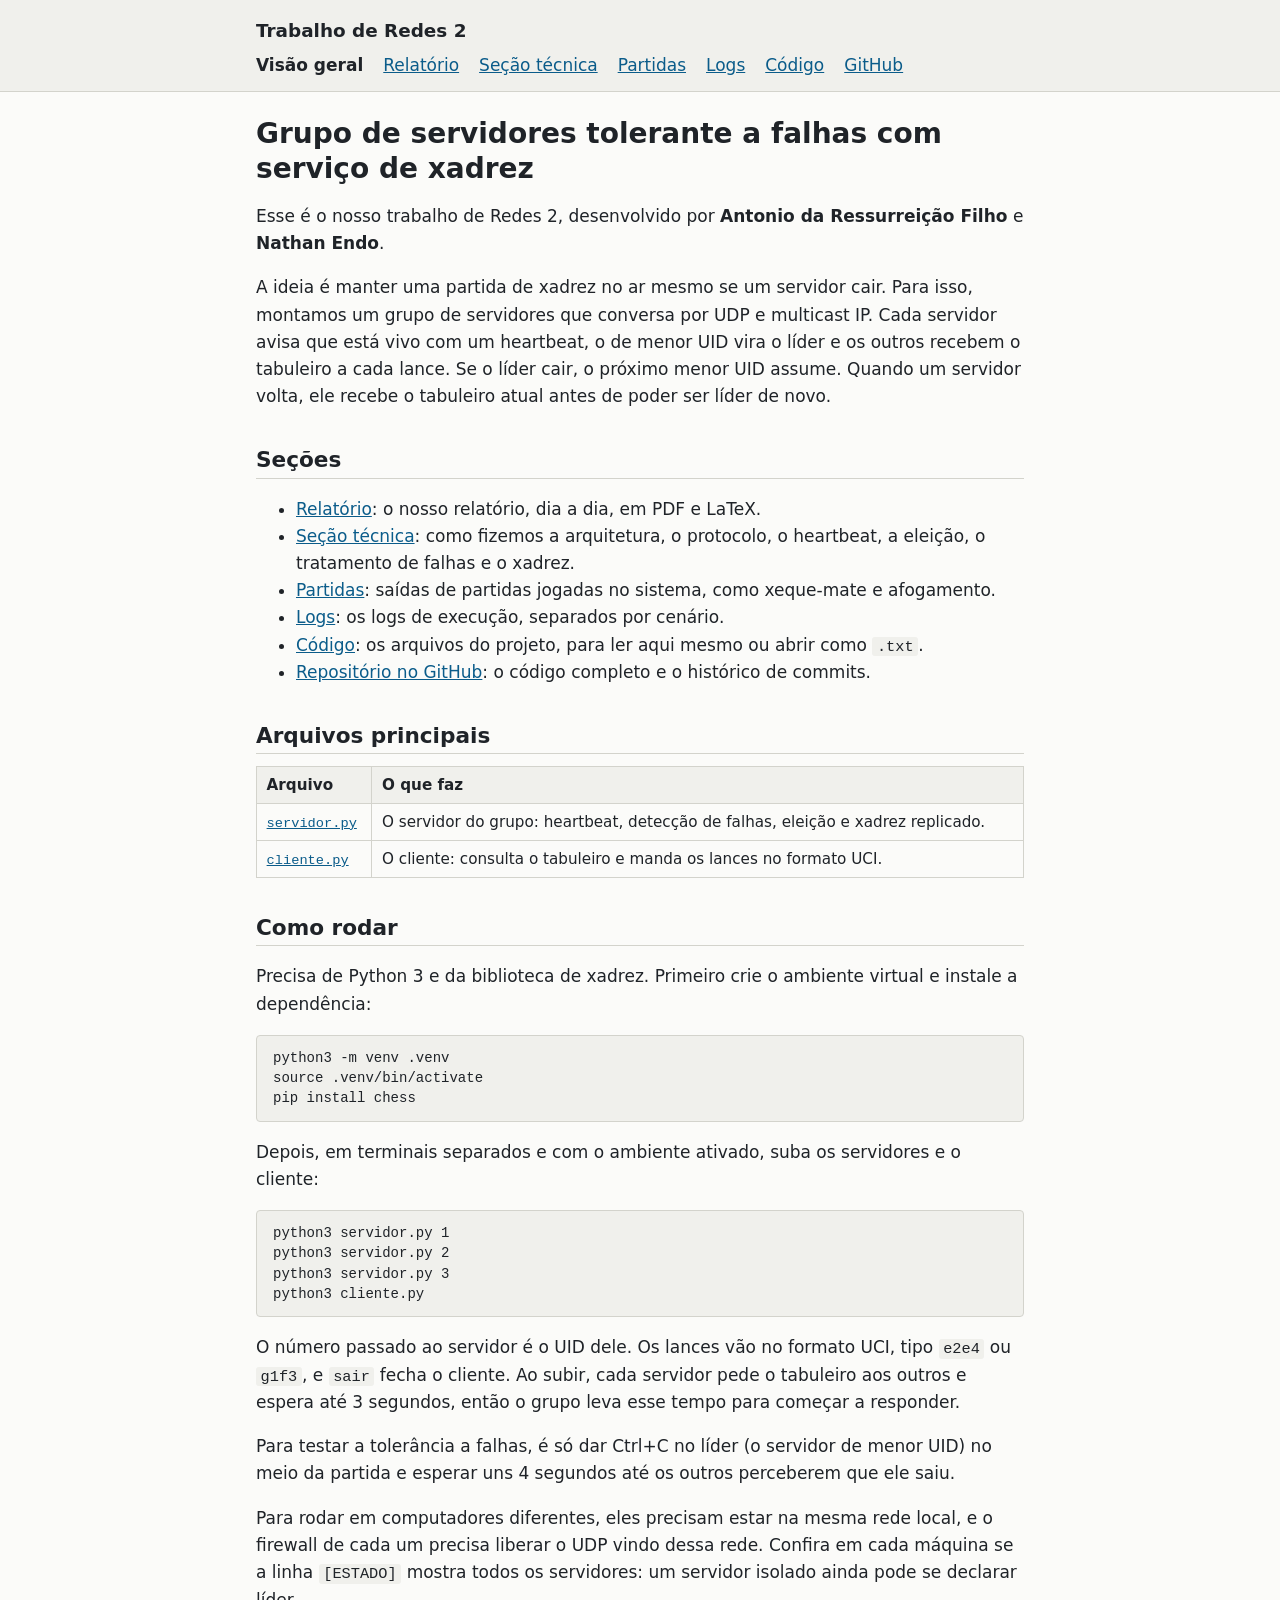
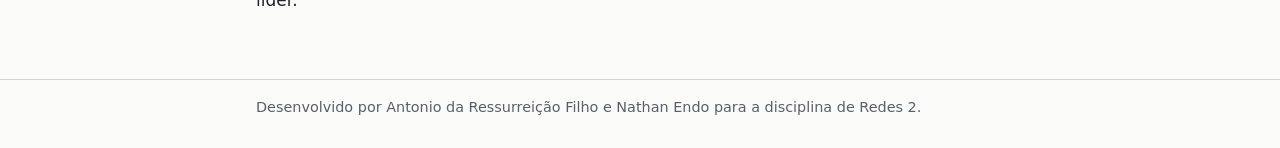
<file: docs/index.html>
<!doctype html>
<html lang="pt-BR">
<head>
<meta charset="utf-8">
<meta name="viewport" content="width=device-width, initial-scale=1">
<title>Trabalho de Redes 2</title>
<meta name="description" content="Grupo de servidores com heartbeat multicast UDP, eleição pelo menor UID e serviço de xadrez replicado.">
<meta name="author" content="Antonio da Ressurreição Filho e Nathan Endo">
<link rel="stylesheet" href="assets/estilo.css">
</head>
<body>
<a class="pular" href="#principal">Pular para o conteúdo</a>
<header>
	<div class="conteudo">
		<p class="titulo-site"><a href="index.html">Trabalho de Redes 2</a></p>
		<nav aria-label="Seções">
			<ul>
				<li><a href="index.html" aria-current="page">Visão geral</a></li>
				<li><a href="relatorio.html">Relatório</a></li>
				<li><a href="secao-tecnica.html">Seção técnica</a></li>
				<li><a href="partidas.html">Partidas</a></li>
				<li><a href="logs.html">Logs</a></li>
				<li><a href="codigo.html">Código</a></li>
				<li><a href="https://github.com/Redes-2/trabalho-redes2">GitHub</a></li>
			</ul>
		</nav>
	</div>
</header>
<main id="principal" class="conteudo">
	<h1>Grupo de servidores tolerante a falhas com serviço de xadrez</h1>
	<p>
		Esse é o nosso trabalho de Redes 2, desenvolvido por <strong>Antonio da Ressurreição Filho</strong> e <strong>Nathan Endo</strong>.
	</p>
	<p>
		A ideia é manter uma partida de xadrez no ar mesmo se um servidor cair. Para isso, montamos um grupo de servidores que conversa
		por UDP e multicast IP. Cada servidor avisa que está vivo com um heartbeat, o de menor UID vira o líder e os outros
		recebem o tabuleiro a cada lance. Se o líder cair, o próximo menor UID assume. Quando um servidor volta, ele recebe o tabuleiro atual antes de poder ser líder de novo.
	</p>

	<h2>Seções</h2>
	<ul>
		<li><a href="relatorio.html">Relatório</a>: o nosso relatório, dia a dia, em PDF e LaTeX.</li>
		<li><a href="secao-tecnica.html">Seção técnica</a>: como fizemos a arquitetura, o protocolo, o heartbeat, a eleição, o tratamento de falhas e o xadrez.</li>
		<li><a href="partidas.html">Partidas</a>: saídas de partidas jogadas no sistema, como xeque-mate e afogamento.</li>
		<li><a href="logs.html">Logs</a>: os logs de execução, separados por cenário.</li>
		<li><a href="codigo.html">Código</a>: os arquivos do projeto, para ler aqui mesmo ou abrir como <code>.txt</code>.</li>
		<li><a href="https://github.com/Redes-2/trabalho-redes2">Repositório no GitHub</a>: o código completo e o histórico de commits.</li>
	</ul>

	<h2>Arquivos principais</h2>
	<div class="tabela">
		<table>
			<thead>
				<tr><th>Arquivo</th><th>O que faz</th></tr>
			</thead>
			<tbody>
				<tr><td><a href="codigo/servidor.py.txt"><code>servidor.py</code></a></td><td>O servidor do grupo: heartbeat, detecção de falhas, eleição e xadrez replicado.</td></tr>
				<tr><td><a href="codigo/cliente.py.txt"><code>cliente.py</code></a></td><td>O cliente: consulta o tabuleiro e manda os lances no formato UCI.</td></tr>
			</tbody>
		</table>
	</div>

	<h2>Como rodar</h2>
	<p>Precisa de Python 3 e da biblioteca de xadrez. Primeiro crie o ambiente virtual e instale a dependência:</p>
<pre><code>python3 -m venv .venv
source .venv/bin/activate
pip install chess</code></pre>

	<p>Depois, em terminais separados e com o ambiente ativado, suba os servidores e o cliente:</p>
<pre><code>python3 servidor.py 1
python3 servidor.py 2
python3 servidor.py 3
python3 cliente.py</code></pre>
	<p>
		O número passado ao servidor é o UID dele. Os lances vão no formato UCI, tipo <code>e2e4</code> ou <code>g1f3</code>,
		e <code>sair</code> fecha o cliente. Ao subir, cada servidor pede o tabuleiro aos outros e espera até 3 segundos, então o grupo leva esse tempo para começar a responder.
	</p>
	<p>
		Para testar a tolerância a falhas, é só dar Ctrl+C no líder (o servidor de menor UID) no meio da partida e
		esperar uns 4 segundos até os outros perceberem que ele saiu.
	</p>
	<p>
		Para rodar em computadores diferentes, eles precisam estar na mesma rede local, e o firewall de cada um precisa liberar o UDP vindo dessa rede.
		Confira em cada máquina se a linha <code>[ESTADO]</code> mostra todos os servidores: um servidor isolado ainda pode se declarar líder.
	</p>
</main>
<footer>
	<div class="conteudo">Desenvolvido por Antonio da Ressurreição Filho e Nathan Endo para a disciplina de Redes 2.</div>
</footer>
</body>
</html>
</file>
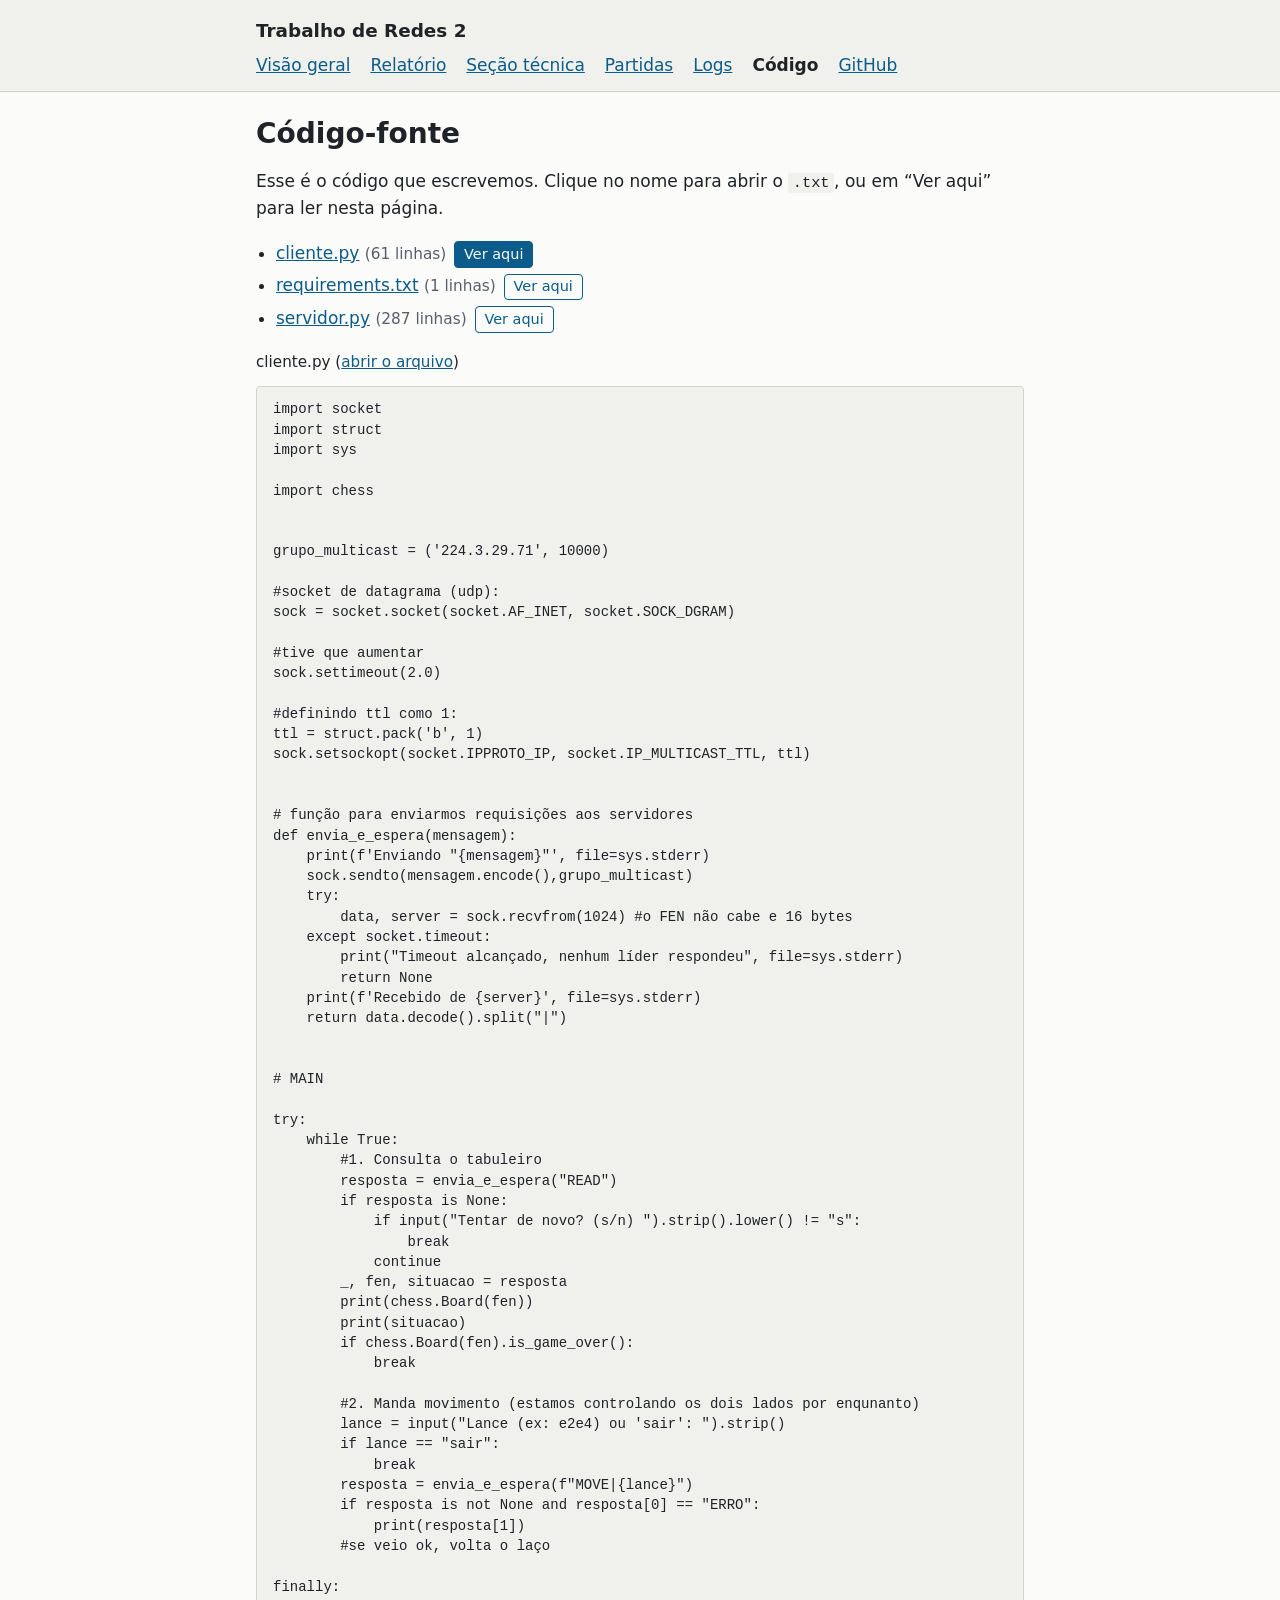
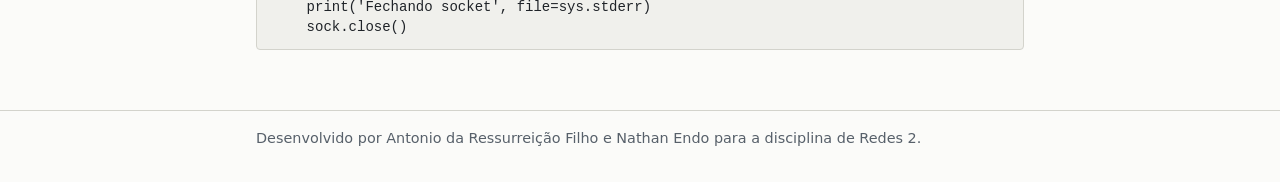
<file: docs/codigo.html>
<!doctype html>
<html lang="pt-BR">
<head>
<meta charset="utf-8">
<meta name="viewport" content="width=device-width, initial-scale=1">
<title>Código-Fonte</title>
<meta name="description" content="Código-fonte do trabalho de Redes 2, para ler no navegador ou abrir como texto.">
<meta name="author" content="Antonio da Ressurreição Filho e Nathan Endo">
<link rel="stylesheet" href="assets/estilo.css">
</head>
<body>
<a class="pular" href="#principal">Pular para o conteúdo</a>
<header>
	<div class="conteudo">
		<p class="titulo-site"><a href="index.html">Trabalho de Redes 2</a></p>
		<nav aria-label="Seções">
			<ul>
				<li><a href="index.html">Visão geral</a></li>
				<li><a href="relatorio.html">Relatório</a></li>
				<li><a href="secao-tecnica.html">Seção técnica</a></li>
				<li><a href="partidas.html">Partidas</a></li>
				<li><a href="logs.html">Logs</a></li>
				<li><a href="codigo.html" aria-current="page">Código</a></li>
				<li><a href="https://github.com/Redes-2/trabalho-redes2">GitHub</a></li>
			</ul>
		</nav>
	</div>
</header>
<main id="principal" class="conteudo">
	<h1>Código-fonte</h1>
	<p>Esse é o código que escrevemos. Clique no nome para abrir o <code>.txt</code>, ou em “Ver aqui” para ler nesta página.</p>
	<noscript><p>Sem JavaScript, é só usar os links para abrir cada arquivo.</p></noscript>

	<ul class="arquivos" data-visualizador data-abrir-primeiro>
		<!-- GERADO:codigo-arquivos:INICIO -->
<li><a href="codigo/cliente.py.txt" data-visualizar>cliente.py</a> <span class="meta">(61 linhas)</span></li>
<li><a href="codigo/requirements.txt.txt" data-visualizar>requirements.txt</a> <span class="meta">(1 linhas)</span></li>
<li><a href="codigo/servidor.py.txt" data-visualizar>servidor.py</a> <span class="meta">(287 linhas)</span></li>
		<!-- GERADO:codigo-arquivos:FIM -->
	</ul>
</main>
<footer>
	<div class="conteudo">Desenvolvido por Antonio da Ressurreição Filho e Nathan Endo para a disciplina de Redes 2.</div>
</footer>
<script src="assets/visualizador.js"></script>
</body>
</html>
</file>
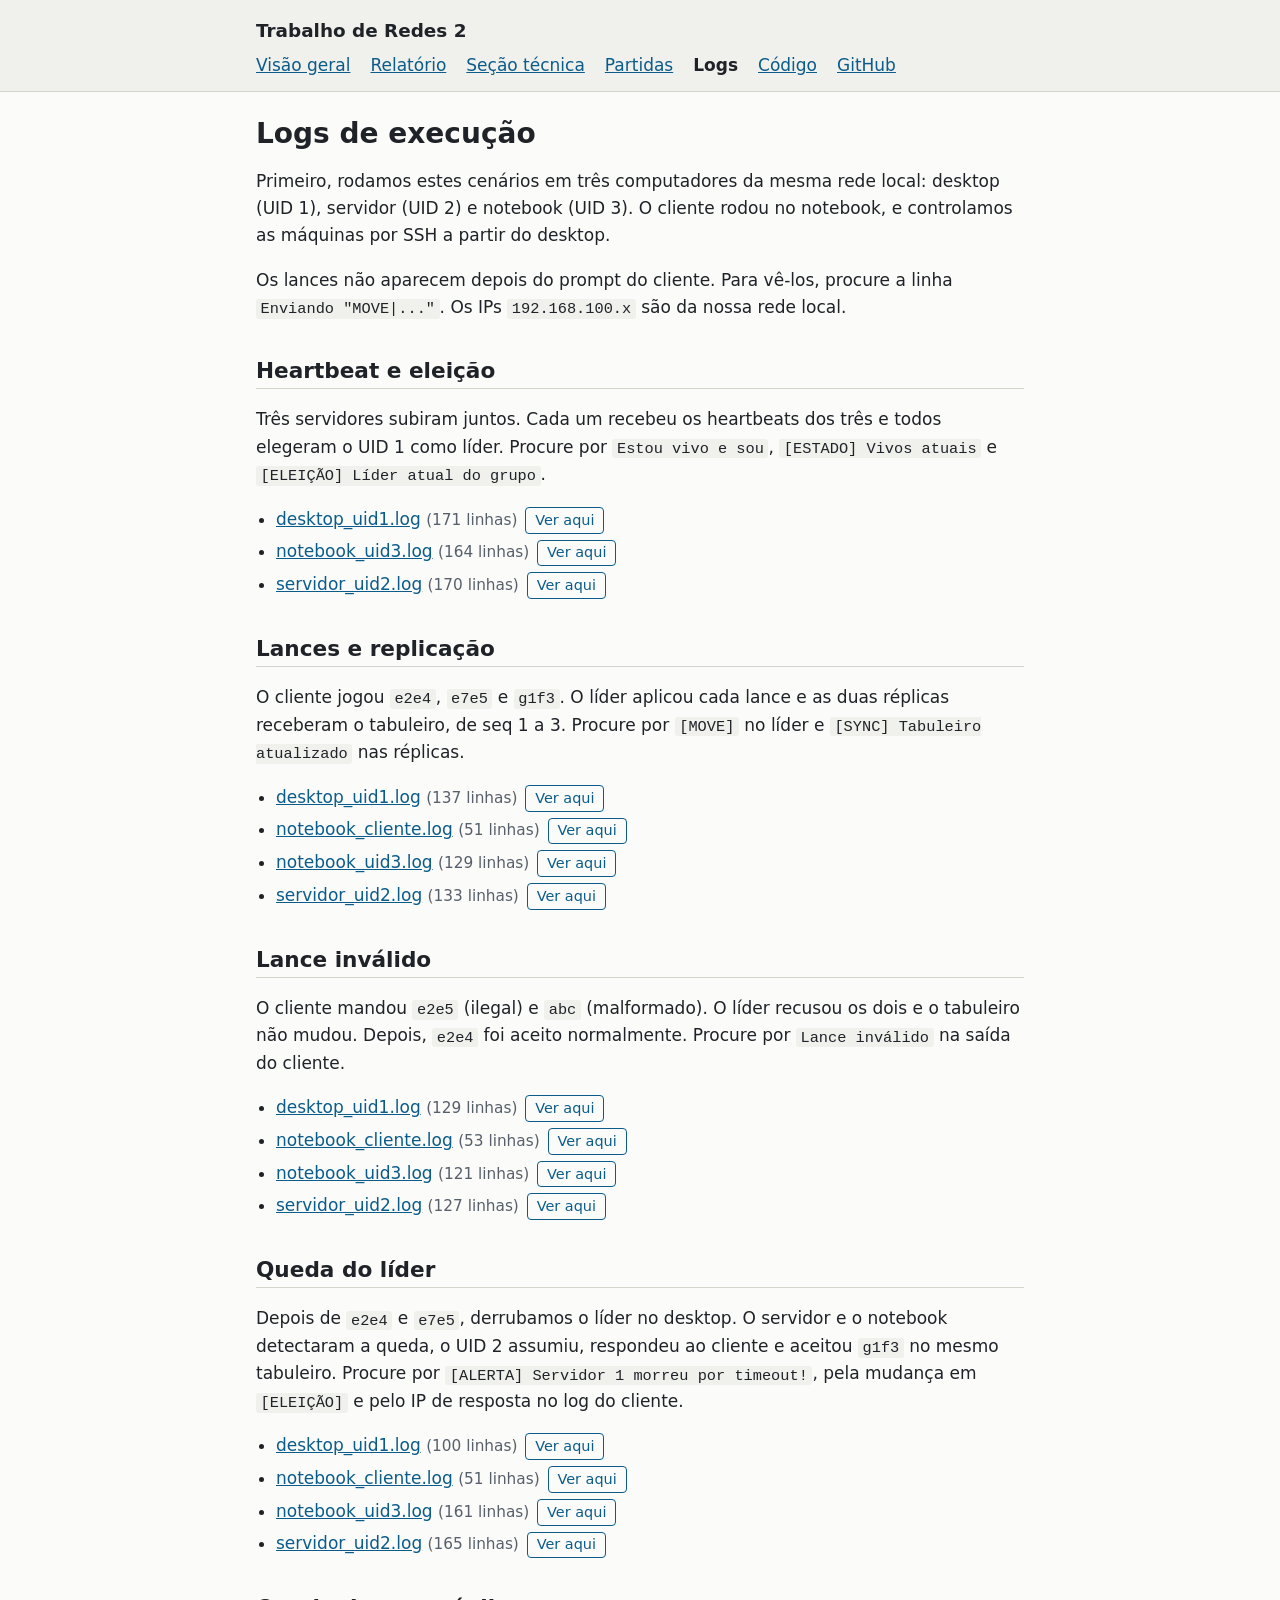
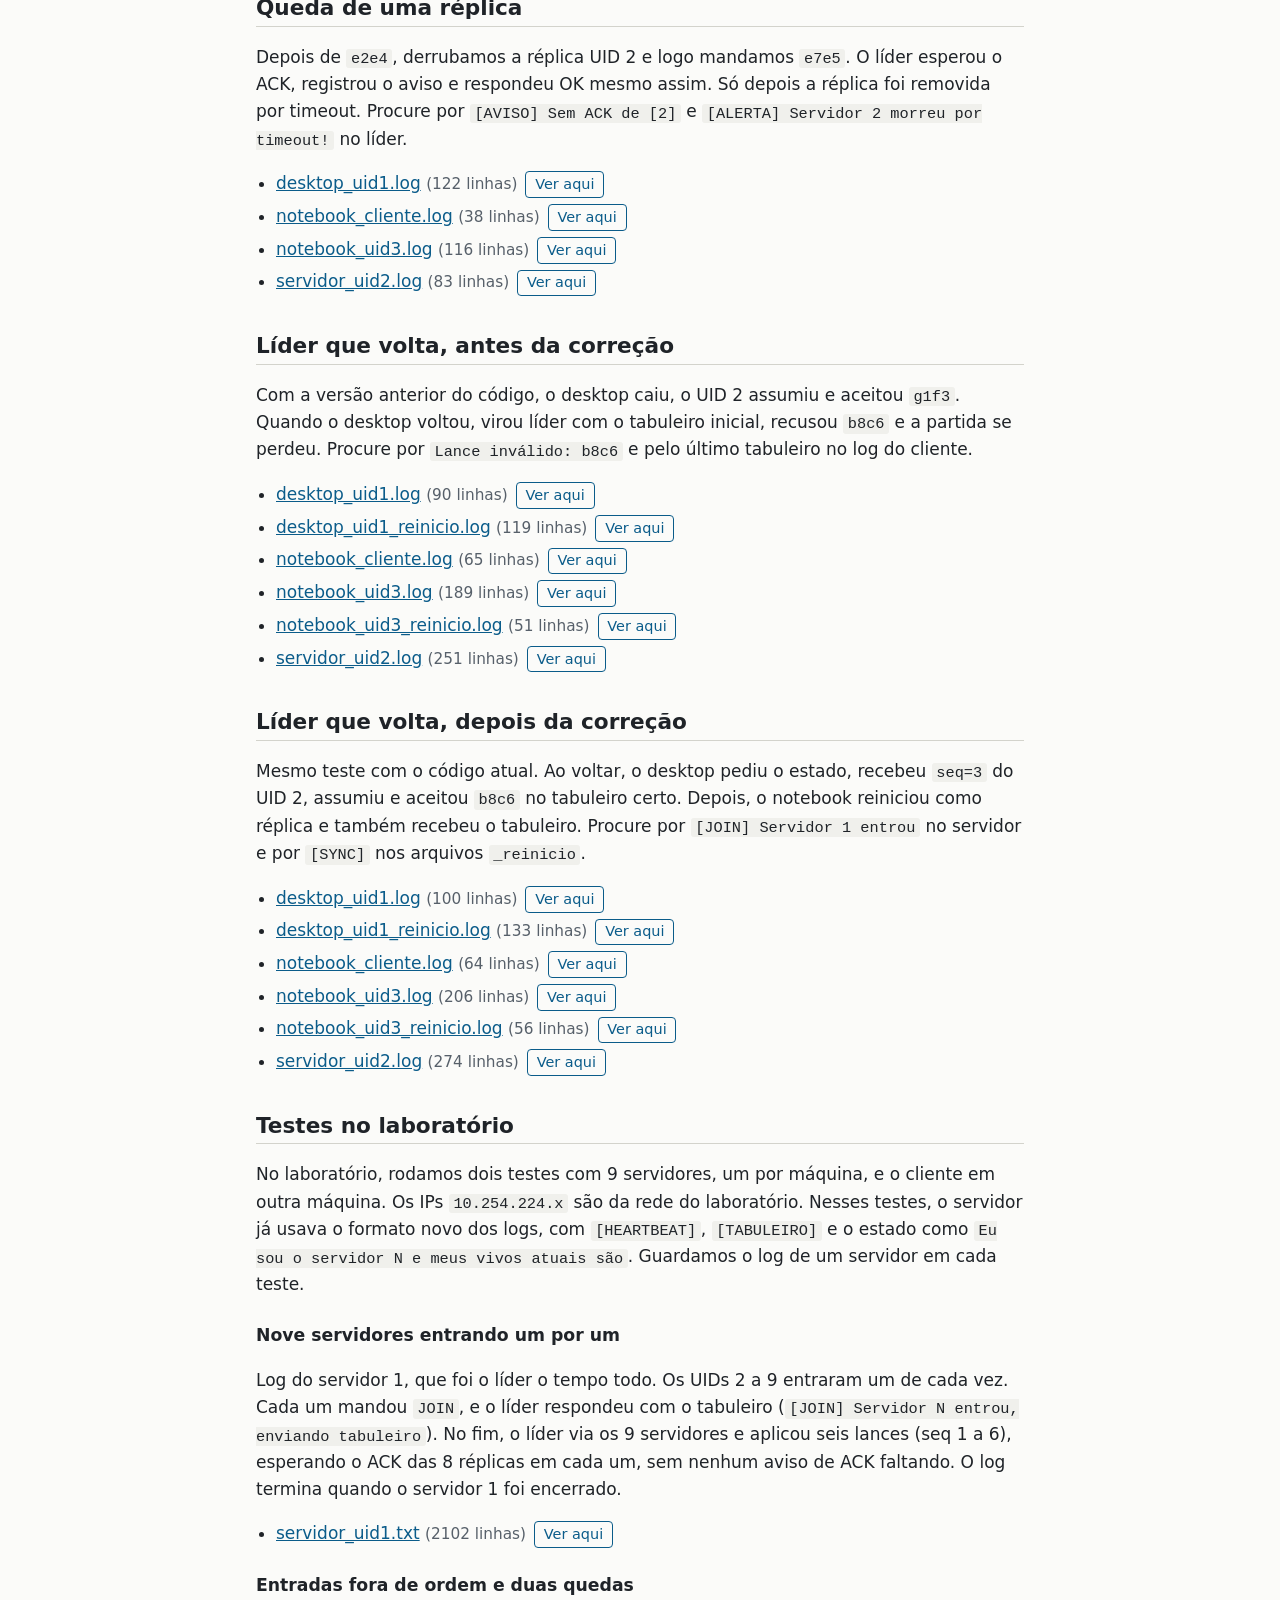
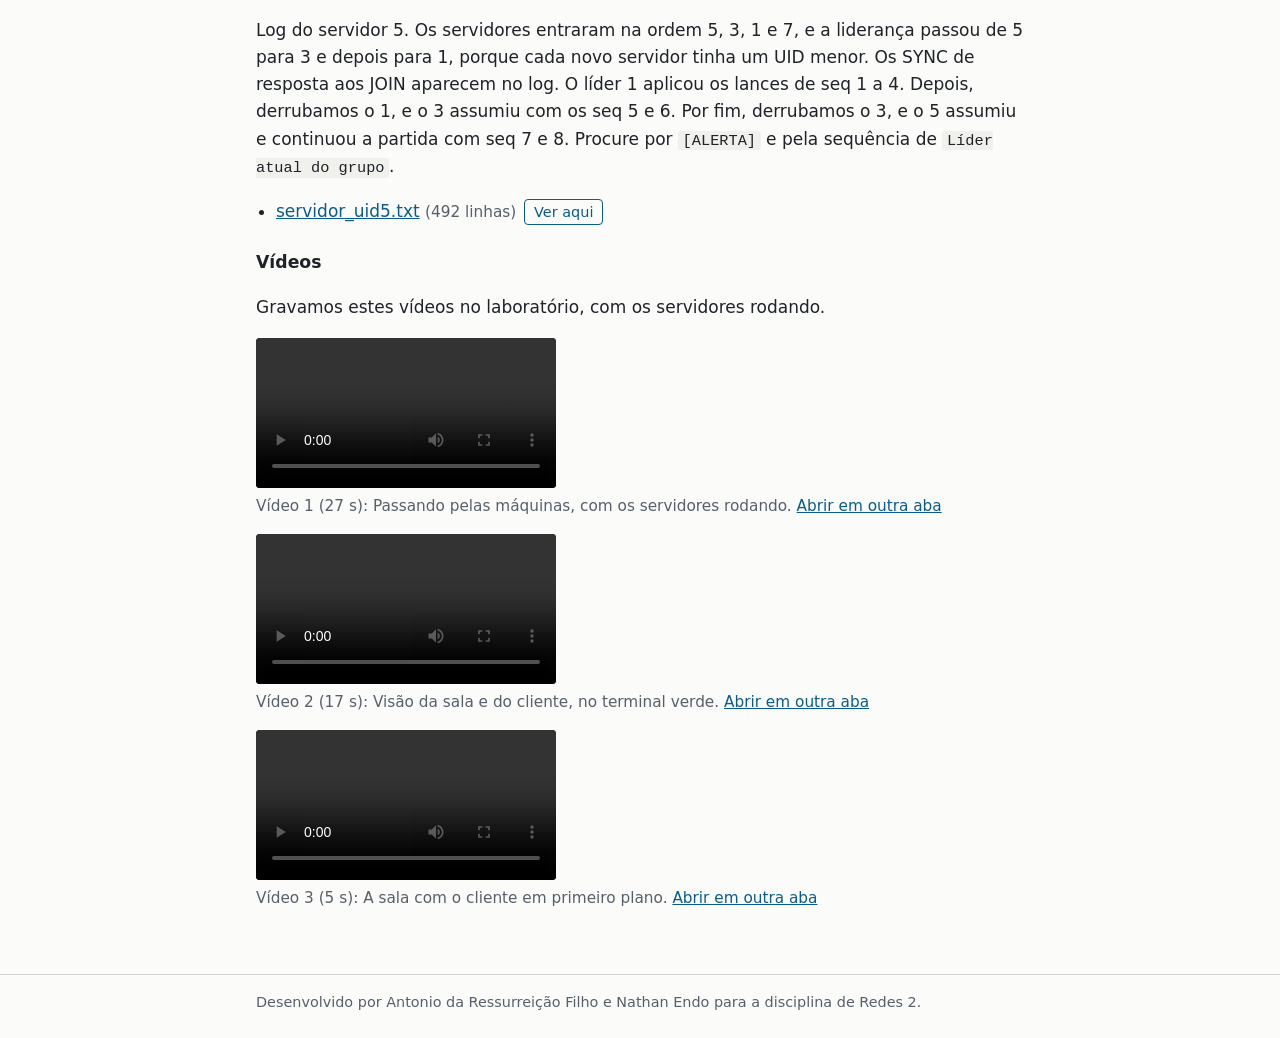
<file: docs/logs.html>
<!doctype html>
<html lang="pt-BR">
<head>
<meta charset="utf-8">
<meta name="viewport" content="width=device-width, initial-scale=1">
<title>Logs de Execução</title>
<meta name="description" content="Logs de execução do trabalho de Redes 2, organizados por cenário.">
<meta name="author" content="Antonio da Ressurreição Filho e Nathan Endo">
<link rel="stylesheet" href="assets/estilo.css">
</head>
<body>
<a class="pular" href="#principal">Pular para o conteúdo</a>
<header>
	<div class="conteudo">
		<p class="titulo-site"><a href="index.html">Trabalho de Redes 2</a></p>
		<nav aria-label="Seções">
			<ul>
				<li><a href="index.html">Visão geral</a></li>
				<li><a href="relatorio.html">Relatório</a></li>
				<li><a href="secao-tecnica.html">Seção técnica</a></li>
				<li><a href="partidas.html">Partidas</a></li>
				<li><a href="logs.html" aria-current="page">Logs</a></li>
				<li><a href="codigo.html">Código</a></li>
				<li><a href="https://github.com/Redes-2/trabalho-redes2">GitHub</a></li>
			</ul>
		</nav>
	</div>
</header>
<main id="principal" class="conteudo">
	<h1>Logs de execução</h1>
	<noscript><p>Sem JavaScript, é só usar os links para abrir cada arquivo.</p></noscript>

		<p>
		Primeiro, rodamos estes cenários em três computadores da mesma rede local: desktop (UID 1), servidor (UID 2) e notebook (UID 3).
		O cliente rodou no notebook, e controlamos as máquinas por SSH a partir do desktop.
	</p>
	<p>
		Os lances não aparecem depois do prompt do cliente. Para vê-los, procure a linha <code>Enviando "MOVE|..."</code>.
		Os IPs <code>192.168.100.x</code> são da nossa rede local.
	</p>

	<section>
		<h2 id="heartbeat-eleicao">Heartbeat e eleição</h2>
		<p>
			Três servidores subiram juntos. Cada um recebeu os heartbeats dos três e todos elegeram o UID 1 como líder.
			Procure por <code>Estou vivo e sou</code>, <code>[ESTADO] Vivos atuais</code> e <code>[ELEIÇÃO] Líder atual do grupo</code>.
		</p>
		<!-- GERADO:log-heartbeat-eleicao:INICIO -->
<ul class="arquivos" data-visualizador>
<li><a href="logs/heartbeat-eleicao/desktop_uid1.log" data-visualizar>desktop_uid1.log</a> <span class="meta">(171 linhas)</span></li>
<li><a href="logs/heartbeat-eleicao/notebook_uid3.log" data-visualizar>notebook_uid3.log</a> <span class="meta">(164 linhas)</span></li>
<li><a href="logs/heartbeat-eleicao/servidor_uid2.log" data-visualizar>servidor_uid2.log</a> <span class="meta">(170 linhas)</span></li>
</ul>
		<!-- GERADO:log-heartbeat-eleicao:FIM -->
	</section>

	<section>
		<h2 id="xadrez-replicacao">Lances e replicação</h2>
		<p>
			O cliente jogou <code>e2e4</code>, <code>e7e5</code> e <code>g1f3</code>. O líder aplicou cada lance e as duas réplicas receberam o tabuleiro, de seq 1 a 3.
			Procure por <code>[MOVE]</code> no líder e <code>[SYNC] Tabuleiro atualizado</code> nas réplicas.
		</p>
		<!-- GERADO:log-xadrez-replicacao:INICIO -->
<ul class="arquivos" data-visualizador>
<li><a href="logs/xadrez-replicacao/desktop_uid1.log" data-visualizar>desktop_uid1.log</a> <span class="meta">(137 linhas)</span></li>
<li><a href="logs/xadrez-replicacao/notebook_cliente.log" data-visualizar>notebook_cliente.log</a> <span class="meta">(51 linhas)</span></li>
<li><a href="logs/xadrez-replicacao/notebook_uid3.log" data-visualizar>notebook_uid3.log</a> <span class="meta">(129 linhas)</span></li>
<li><a href="logs/xadrez-replicacao/servidor_uid2.log" data-visualizar>servidor_uid2.log</a> <span class="meta">(133 linhas)</span></li>
</ul>
		<!-- GERADO:log-xadrez-replicacao:FIM -->
	</section>

	<section>
		<h2 id="lance-invalido">Lance inválido</h2>
		<p>
			O cliente mandou <code>e2e5</code> (ilegal) e <code>abc</code> (malformado). O líder recusou os dois e o tabuleiro não mudou. Depois, <code>e2e4</code> foi aceito normalmente.
			Procure por <code>Lance inválido</code> na saída do cliente.
		</p>
		<!-- GERADO:log-lance-invalido:INICIO -->
<ul class="arquivos" data-visualizador>
<li><a href="logs/lance-invalido/desktop_uid1.log" data-visualizar>desktop_uid1.log</a> <span class="meta">(129 linhas)</span></li>
<li><a href="logs/lance-invalido/notebook_cliente.log" data-visualizar>notebook_cliente.log</a> <span class="meta">(53 linhas)</span></li>
<li><a href="logs/lance-invalido/notebook_uid3.log" data-visualizar>notebook_uid3.log</a> <span class="meta">(121 linhas)</span></li>
<li><a href="logs/lance-invalido/servidor_uid2.log" data-visualizar>servidor_uid2.log</a> <span class="meta">(127 linhas)</span></li>
</ul>
		<!-- GERADO:log-lance-invalido:FIM -->
	</section>

	<section>
		<h2 id="falha-lider">Queda do líder</h2>
		<p>
			Depois de <code>e2e4</code> e <code>e7e5</code>, derrubamos o líder no desktop. O servidor e o notebook detectaram a queda, o UID 2 assumiu, respondeu ao cliente e aceitou <code>g1f3</code> no mesmo tabuleiro.
			Procure por <code>[ALERTA] Servidor 1 morreu por timeout!</code>, pela mudança em <code>[ELEIÇÃO]</code> e pelo IP de resposta no log do cliente.
		</p>
		<!-- GERADO:log-falha-lider:INICIO -->
<ul class="arquivos" data-visualizador>
<li><a href="logs/falha-lider/desktop_uid1.log" data-visualizar>desktop_uid1.log</a> <span class="meta">(100 linhas)</span></li>
<li><a href="logs/falha-lider/notebook_cliente.log" data-visualizar>notebook_cliente.log</a> <span class="meta">(51 linhas)</span></li>
<li><a href="logs/falha-lider/notebook_uid3.log" data-visualizar>notebook_uid3.log</a> <span class="meta">(161 linhas)</span></li>
<li><a href="logs/falha-lider/servidor_uid2.log" data-visualizar>servidor_uid2.log</a> <span class="meta">(165 linhas)</span></li>
</ul>
		<!-- GERADO:log-falha-lider:FIM -->
	</section>

	<section>
		<h2 id="falha-replica">Queda de uma réplica</h2>
		<p>
			Depois de <code>e2e4</code>, derrubamos a réplica UID 2 e logo mandamos <code>e7e5</code>. O líder esperou o ACK, registrou o aviso e respondeu OK mesmo assim. Só depois a réplica foi removida por timeout.
			Procure por <code>[AVISO] Sem ACK de [2]</code> e <code>[ALERTA] Servidor 2 morreu por timeout!</code> no líder.
		</p>
		<!-- GERADO:log-falha-replica:INICIO -->
<ul class="arquivos" data-visualizador>
<li><a href="logs/falha-replica/desktop_uid1.log" data-visualizar>desktop_uid1.log</a> <span class="meta">(122 linhas)</span></li>
<li><a href="logs/falha-replica/notebook_cliente.log" data-visualizar>notebook_cliente.log</a> <span class="meta">(38 linhas)</span></li>
<li><a href="logs/falha-replica/notebook_uid3.log" data-visualizar>notebook_uid3.log</a> <span class="meta">(116 linhas)</span></li>
<li><a href="logs/falha-replica/servidor_uid2.log" data-visualizar>servidor_uid2.log</a> <span class="meta">(83 linhas)</span></li>
</ul>
		<!-- GERADO:log-falha-replica:FIM -->
	</section>

	<section>
		<h2 id="reentrada-lider-antes">Líder que volta, antes da correção</h2>
		<p>
			Com a versão anterior do código, o desktop caiu, o UID 2 assumiu e aceitou <code>g1f3</code>. Quando o desktop voltou, virou líder com o tabuleiro inicial, recusou <code>b8c6</code> e a partida se perdeu.
			Procure por <code>Lance inválido: b8c6</code> e pelo último tabuleiro no log do cliente.
		</p>
		<!-- GERADO:log-reentrada-lider-antes:INICIO -->
<ul class="arquivos" data-visualizador>
<li><a href="logs/reentrada-lider-antes/desktop_uid1.log" data-visualizar>desktop_uid1.log</a> <span class="meta">(90 linhas)</span></li>
<li><a href="logs/reentrada-lider-antes/desktop_uid1_reinicio.log" data-visualizar>desktop_uid1_reinicio.log</a> <span class="meta">(119 linhas)</span></li>
<li><a href="logs/reentrada-lider-antes/notebook_cliente.log" data-visualizar>notebook_cliente.log</a> <span class="meta">(65 linhas)</span></li>
<li><a href="logs/reentrada-lider-antes/notebook_uid3.log" data-visualizar>notebook_uid3.log</a> <span class="meta">(189 linhas)</span></li>
<li><a href="logs/reentrada-lider-antes/notebook_uid3_reinicio.log" data-visualizar>notebook_uid3_reinicio.log</a> <span class="meta">(51 linhas)</span></li>
<li><a href="logs/reentrada-lider-antes/servidor_uid2.log" data-visualizar>servidor_uid2.log</a> <span class="meta">(251 linhas)</span></li>
</ul>
		<!-- GERADO:log-reentrada-lider-antes:FIM -->
	</section>

	<section>
		<h2 id="reentrada-lider-depois">Líder que volta, depois da correção</h2>
		<p>
			Mesmo teste com o código atual. Ao voltar, o desktop pediu o estado, recebeu <code>seq=3</code> do UID 2, assumiu e aceitou <code>b8c6</code> no tabuleiro certo. Depois, o notebook reiniciou como réplica e também recebeu o tabuleiro.
			Procure por <code>[JOIN] Servidor 1 entrou</code> no servidor e por <code>[SYNC]</code> nos arquivos <code>_reinicio</code>.
		</p>
		<!-- GERADO:log-reentrada-lider-depois:INICIO -->
<ul class="arquivos" data-visualizador>
<li><a href="logs/reentrada-lider-depois/desktop_uid1.log" data-visualizar>desktop_uid1.log</a> <span class="meta">(100 linhas)</span></li>
<li><a href="logs/reentrada-lider-depois/desktop_uid1_reinicio.log" data-visualizar>desktop_uid1_reinicio.log</a> <span class="meta">(133 linhas)</span></li>
<li><a href="logs/reentrada-lider-depois/notebook_cliente.log" data-visualizar>notebook_cliente.log</a> <span class="meta">(64 linhas)</span></li>
<li><a href="logs/reentrada-lider-depois/notebook_uid3.log" data-visualizar>notebook_uid3.log</a> <span class="meta">(206 linhas)</span></li>
<li><a href="logs/reentrada-lider-depois/notebook_uid3_reinicio.log" data-visualizar>notebook_uid3_reinicio.log</a> <span class="meta">(56 linhas)</span></li>
<li><a href="logs/reentrada-lider-depois/servidor_uid2.log" data-visualizar>servidor_uid2.log</a> <span class="meta">(274 linhas)</span></li>
</ul>
		<!-- GERADO:log-reentrada-lider-depois:FIM -->
	</section>

	<h2 id="laboratorio">Testes no laboratório</h2>
	<p>
		No laboratório, rodamos dois testes com 9 servidores, um por máquina, e o cliente em outra máquina. Os IPs <code>10.254.224.x</code> são da rede do laboratório.
		Nesses testes, o servidor já usava o formato novo dos logs, com <code>[HEARTBEAT]</code>, <code>[TABULEIRO]</code> e o estado como <code>Eu sou o servidor N e meus vivos atuais são</code>.
		Guardamos o log de um servidor em cada teste.
	</p>

	<section>
		<h3 id="lab-entrada-1-a-9">Nove servidores entrando um por um</h3>
		<p>
			Log do servidor 1, que foi o líder o tempo todo. Os UIDs 2 a 9 entraram um de cada vez. Cada um mandou <code>JOIN</code>, e o líder respondeu com o tabuleiro (<code>[JOIN] Servidor N entrou, enviando tabuleiro</code>).
			No fim, o líder via os 9 servidores e aplicou seis lances (seq 1 a 6), esperando o ACK das 8 réplicas em cada um, sem nenhum aviso de ACK faltando. O log termina quando o servidor 1 foi encerrado.
		</p>
		<!-- GERADO:log-lab-entrada-1-a-9:INICIO -->
<ul class="arquivos" data-visualizador>
<li><a href="logs/lab-entrada-1-a-9/servidor_uid1.txt" data-visualizar>servidor_uid1.txt</a> <span class="meta">(2102 linhas)</span></li>
</ul>
		<!-- GERADO:log-lab-entrada-1-a-9:FIM -->
	</section>

	<section>
		<h3 id="lab-entrada-5-3-1-7">Entradas fora de ordem e duas quedas</h3>
		<p>
			Log do servidor 5. Os servidores entraram na ordem 5, 3, 1 e 7, e a liderança passou de 5 para 3 e depois para 1, porque cada novo servidor tinha um UID menor.
			Os SYNC de resposta aos JOIN aparecem no log. O líder 1 aplicou os lances de seq 1 a 4. Depois, derrubamos o 1, e o 3 assumiu com os seq 5 e 6.
			Por fim, derrubamos o 3, e o 5 assumiu e continuou a partida com seq 7 e 8.
			Procure por <code>[ALERTA]</code> e pela sequência de <code>Líder atual do grupo</code>.
		</p>
		<!-- GERADO:log-lab-entrada-5-3-1-7:INICIO -->
<ul class="arquivos" data-visualizador>
<li><a href="logs/lab-entrada-5-3-1-7/servidor_uid5.txt" data-visualizar>servidor_uid5.txt</a> <span class="meta">(492 linhas)</span></li>
</ul>
		<!-- GERADO:log-lab-entrada-5-3-1-7:FIM -->
	</section>

	<section>
		<h3 id="lab-videos">Vídeos</h3>
		<p>Gravamos estes vídeos no laboratório, com os servidores rodando.</p>
		<figure class="video">
			<video controls preload="metadata" playsinline src="videos/laboratorio-1.mp4">
				<a href="videos/laboratorio-1.mp4">Abrir o vídeo 1</a>
			</video>
			<figcaption>Vídeo 1 (27 s): Passando pelas máquinas, com os servidores rodando. <a href="videos/laboratorio-1.mp4">Abrir em outra aba</a></figcaption>
		</figure>
		<figure class="video">
			<video controls preload="metadata" playsinline src="videos/laboratorio-2.mp4">
				<a href="videos/laboratorio-2.mp4">Abrir o vídeo 2</a>
			</video>
			<figcaption>Vídeo 2 (17 s): Visão da sala e do cliente, no terminal verde. <a href="videos/laboratorio-2.mp4">Abrir em outra aba</a></figcaption>
		</figure>
		<figure class="video">
			<video controls preload="metadata" playsinline src="videos/laboratorio-3.mp4">
				<a href="videos/laboratorio-3.mp4">Abrir o vídeo 3</a>
			</video>
			<figcaption>Vídeo 3 (5 s): A sala com o cliente em primeiro plano. <a href="videos/laboratorio-3.mp4">Abrir em outra aba</a></figcaption>
		</figure>
	</section>
</main>
<footer>
	<div class="conteudo">Desenvolvido por Antonio da Ressurreição Filho e Nathan Endo para a disciplina de Redes 2.</div>
</footer>
<script src="assets/visualizador.js"></script>
</body>
</html>
</file>
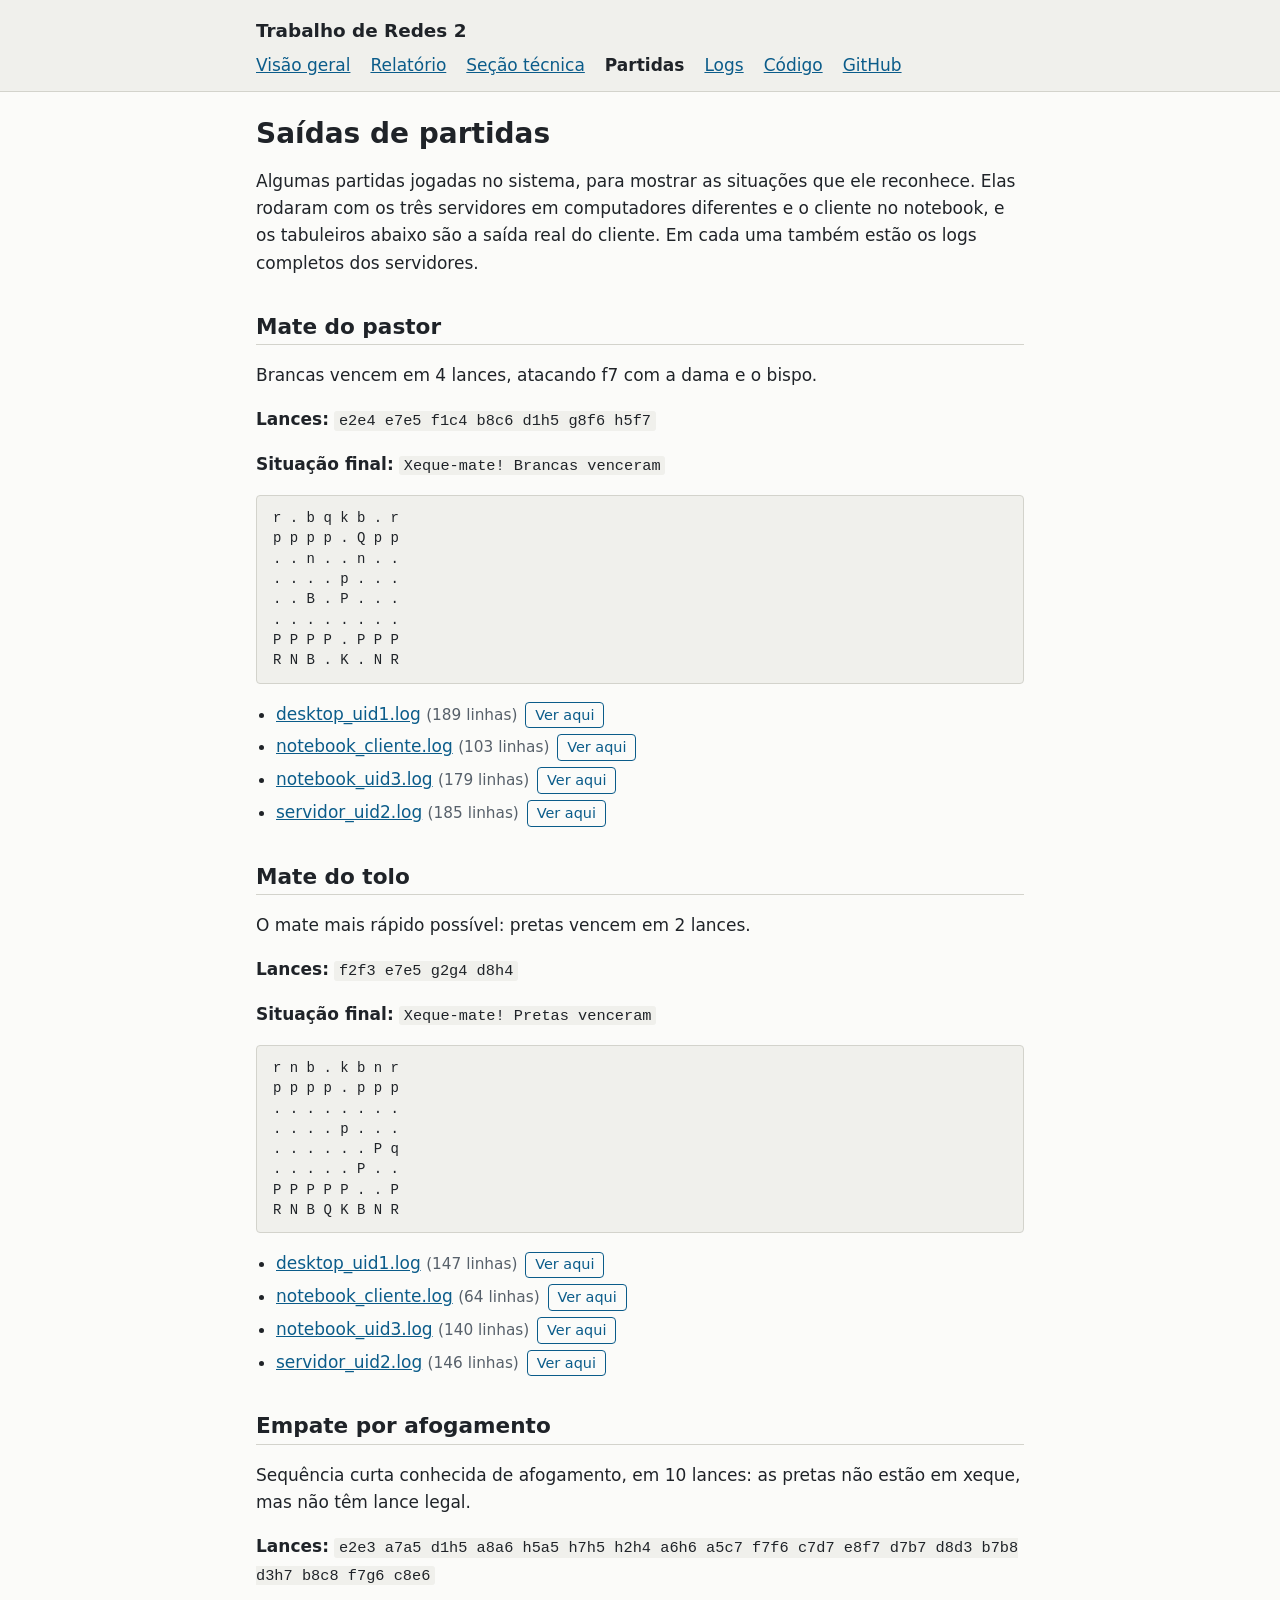
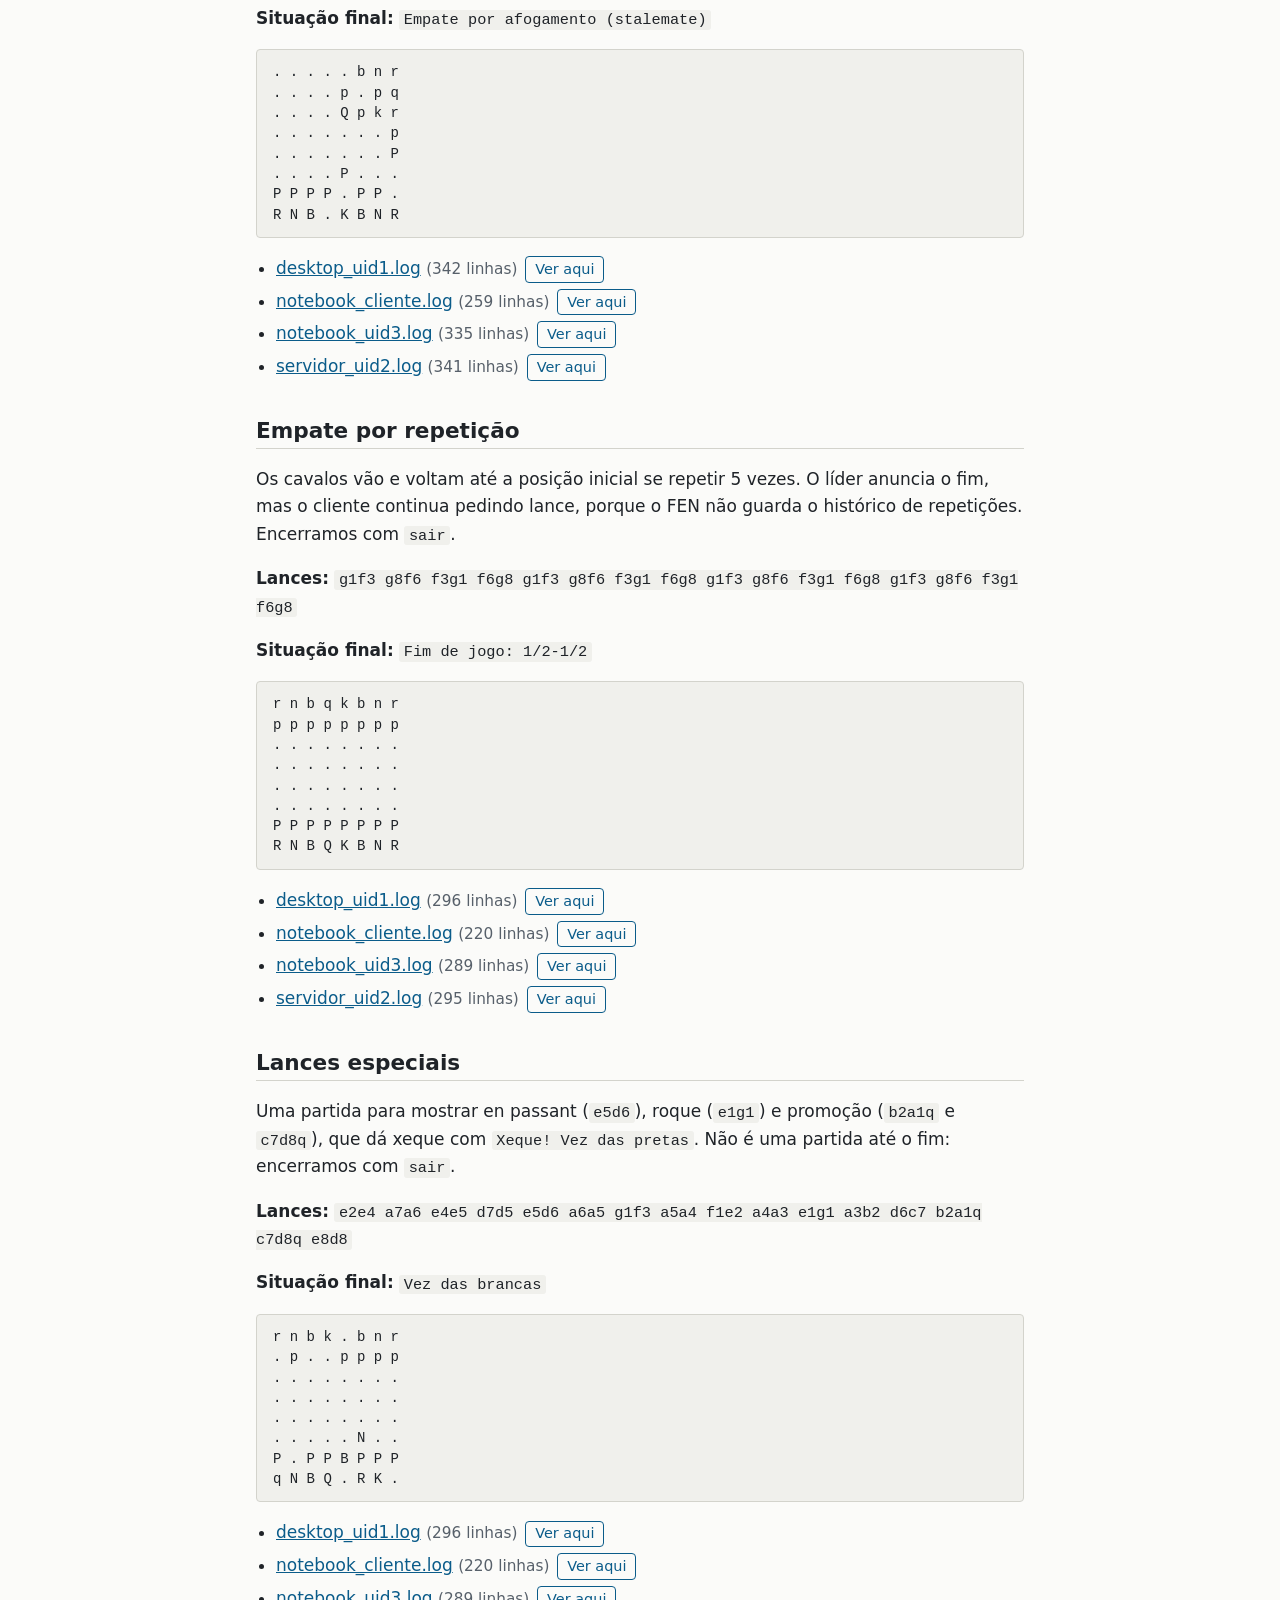
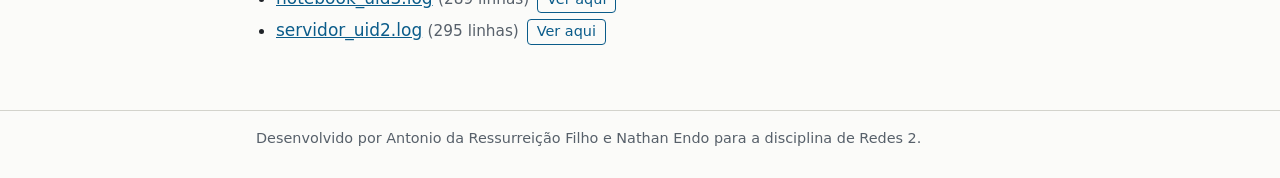
<file: docs/partidas.html>
<!doctype html>
<html lang="pt-BR">
<head>
<meta charset="utf-8">
<meta name="viewport" content="width=device-width, initial-scale=1">
<title>Saídas de Partidas</title>
<meta name="description" content="Partidas jogadas no sistema: xeque-mate, afogamento, repetição e lances especiais.">
<meta name="author" content="Antonio da Ressurreição Filho e Nathan Endo">
<link rel="stylesheet" href="assets/estilo.css">
</head>
<body>
<a class="pular" href="#principal">Pular para o conteúdo</a>
<header>
	<div class="conteudo">
		<p class="titulo-site"><a href="index.html">Trabalho de Redes 2</a></p>
		<nav aria-label="Seções">
			<ul>
				<li><a href="index.html">Visão geral</a></li>
				<li><a href="relatorio.html">Relatório</a></li>
				<li><a href="secao-tecnica.html">Seção técnica</a></li>
				<li><a href="partidas.html" aria-current="page">Partidas</a></li>
				<li><a href="logs.html">Logs</a></li>
				<li><a href="codigo.html">Código</a></li>
				<li><a href="https://github.com/Redes-2/trabalho-redes2">GitHub</a></li>
			</ul>
		</nav>
	</div>
</header>
<main id="principal" class="conteudo">
	<h1>Saídas de partidas</h1>
	<p>
		Algumas partidas jogadas no sistema, para mostrar as situações que ele reconhece. Elas rodaram com os três servidores em computadores diferentes e o cliente no notebook, e os tabuleiros abaixo são a saída real do cliente.
		Em cada uma também estão os logs completos dos servidores.
	</p>
	<noscript><p>Sem JavaScript, é só usar os links para abrir cada arquivo.</p></noscript>

	<section>
		<h2 id="mate-do-pastor">Mate do pastor</h2>
		<p>Brancas vencem em 4 lances, atacando f7 com a dama e o bispo.</p>
		<p><strong>Lances:</strong> <code>e2e4 e7e5 f1c4 b8c6 d1h5 g8f6 h5f7</code></p>
		<p><strong>Situação final:</strong> <code>Xeque-mate! Brancas venceram</code></p>
<pre><code>r . b q k b . r
p p p p . Q p p
. . n . . n . .
. . . . p . . .
. . B . P . . .
. . . . . . . .
P P P P . P P P
R N B . K . N R</code></pre>
		<!-- GERADO:partida-mate-do-pastor:INICIO -->
<ul class="arquivos" data-visualizador>
<li><a href="partidas/mate-do-pastor/desktop_uid1.log" data-visualizar>desktop_uid1.log</a> <span class="meta">(189 linhas)</span></li>
<li><a href="partidas/mate-do-pastor/notebook_cliente.log" data-visualizar>notebook_cliente.log</a> <span class="meta">(103 linhas)</span></li>
<li><a href="partidas/mate-do-pastor/notebook_uid3.log" data-visualizar>notebook_uid3.log</a> <span class="meta">(179 linhas)</span></li>
<li><a href="partidas/mate-do-pastor/servidor_uid2.log" data-visualizar>servidor_uid2.log</a> <span class="meta">(185 linhas)</span></li>
</ul>
		<!-- GERADO:partida-mate-do-pastor:FIM -->
	</section>

	<section>
		<h2 id="mate-do-tolo">Mate do tolo</h2>
		<p>O mate mais rápido possível: pretas vencem em 2 lances.</p>
		<p><strong>Lances:</strong> <code>f2f3 e7e5 g2g4 d8h4</code></p>
		<p><strong>Situação final:</strong> <code>Xeque-mate! Pretas venceram</code></p>
<pre><code>r n b . k b n r
p p p p . p p p
. . . . . . . .
. . . . p . . .
. . . . . . P q
. . . . . P . .
P P P P P . . P
R N B Q K B N R</code></pre>
		<!-- GERADO:partida-mate-do-tolo:INICIO -->
<ul class="arquivos" data-visualizador>
<li><a href="partidas/mate-do-tolo/desktop_uid1.log" data-visualizar>desktop_uid1.log</a> <span class="meta">(147 linhas)</span></li>
<li><a href="partidas/mate-do-tolo/notebook_cliente.log" data-visualizar>notebook_cliente.log</a> <span class="meta">(64 linhas)</span></li>
<li><a href="partidas/mate-do-tolo/notebook_uid3.log" data-visualizar>notebook_uid3.log</a> <span class="meta">(140 linhas)</span></li>
<li><a href="partidas/mate-do-tolo/servidor_uid2.log" data-visualizar>servidor_uid2.log</a> <span class="meta">(146 linhas)</span></li>
</ul>
		<!-- GERADO:partida-mate-do-tolo:FIM -->
	</section>

	<section>
		<h2 id="afogamento">Empate por afogamento</h2>
		<p>Sequência curta conhecida de afogamento, em 10 lances: as pretas não estão em xeque, mas não têm lance legal.</p>
		<p><strong>Lances:</strong> <code>e2e3 a7a5 d1h5 a8a6 h5a5 h7h5 h2h4 a6h6 a5c7 f7f6 c7d7 e8f7 d7b7 d8d3 b7b8 d3h7 b8c8 f7g6 c8e6</code></p>
		<p><strong>Situação final:</strong> <code>Empate por afogamento (stalemate)</code></p>
<pre><code>. . . . . b n r
. . . . p . p q
. . . . Q p k r
. . . . . . . p
. . . . . . . P
. . . . P . . .
P P P P . P P .
R N B . K B N R</code></pre>
		<!-- GERADO:partida-afogamento:INICIO -->
<ul class="arquivos" data-visualizador>
<li><a href="partidas/afogamento/desktop_uid1.log" data-visualizar>desktop_uid1.log</a> <span class="meta">(342 linhas)</span></li>
<li><a href="partidas/afogamento/notebook_cliente.log" data-visualizar>notebook_cliente.log</a> <span class="meta">(259 linhas)</span></li>
<li><a href="partidas/afogamento/notebook_uid3.log" data-visualizar>notebook_uid3.log</a> <span class="meta">(335 linhas)</span></li>
<li><a href="partidas/afogamento/servidor_uid2.log" data-visualizar>servidor_uid2.log</a> <span class="meta">(341 linhas)</span></li>
</ul>
		<!-- GERADO:partida-afogamento:FIM -->
	</section>

	<section>
		<h2 id="repeticao">Empate por repetição</h2>
		<p>Os cavalos vão e voltam até a posição inicial se repetir 5 vezes. O líder anuncia o fim, mas o cliente continua pedindo lance, porque o FEN não guarda o histórico de repetições. Encerramos com <code>sair</code>.</p>
		<p><strong>Lances:</strong> <code>g1f3 g8f6 f3g1 f6g8 g1f3 g8f6 f3g1 f6g8 g1f3 g8f6 f3g1 f6g8 g1f3 g8f6 f3g1 f6g8</code></p>
		<p><strong>Situação final:</strong> <code>Fim de jogo: 1/2-1/2</code></p>
<pre><code>r n b q k b n r
p p p p p p p p
. . . . . . . .
. . . . . . . .
. . . . . . . .
. . . . . . . .
P P P P P P P P
R N B Q K B N R</code></pre>
		<!-- GERADO:partida-repeticao:INICIO -->
<ul class="arquivos" data-visualizador>
<li><a href="partidas/repeticao/desktop_uid1.log" data-visualizar>desktop_uid1.log</a> <span class="meta">(296 linhas)</span></li>
<li><a href="partidas/repeticao/notebook_cliente.log" data-visualizar>notebook_cliente.log</a> <span class="meta">(220 linhas)</span></li>
<li><a href="partidas/repeticao/notebook_uid3.log" data-visualizar>notebook_uid3.log</a> <span class="meta">(289 linhas)</span></li>
<li><a href="partidas/repeticao/servidor_uid2.log" data-visualizar>servidor_uid2.log</a> <span class="meta">(295 linhas)</span></li>
</ul>
		<!-- GERADO:partida-repeticao:FIM -->
	</section>

	<section>
		<h2 id="lances-especiais">Lances especiais</h2>
		<p>Uma partida para mostrar en passant (<code>e5d6</code>), roque (<code>e1g1</code>) e promoção (<code>b2a1q</code> e <code>c7d8q</code>), que dá xeque com <code>Xeque! Vez das pretas</code>. Não é uma partida até o fim: encerramos com <code>sair</code>.</p>
		<p><strong>Lances:</strong> <code>e2e4 a7a6 e4e5 d7d5 e5d6 a6a5 g1f3 a5a4 f1e2 a4a3 e1g1 a3b2 d6c7 b2a1q c7d8q e8d8</code></p>
		<p><strong>Situação final:</strong> <code>Vez das brancas</code></p>
<pre><code>r n b k . b n r
. p . . p p p p
. . . . . . . .
. . . . . . . .
. . . . . . . .
. . . . . N . .
P . P P B P P P
q N B Q . R K .</code></pre>
		<!-- GERADO:partida-lances-especiais:INICIO -->
<ul class="arquivos" data-visualizador>
<li><a href="partidas/lances-especiais/desktop_uid1.log" data-visualizar>desktop_uid1.log</a> <span class="meta">(296 linhas)</span></li>
<li><a href="partidas/lances-especiais/notebook_cliente.log" data-visualizar>notebook_cliente.log</a> <span class="meta">(220 linhas)</span></li>
<li><a href="partidas/lances-especiais/notebook_uid3.log" data-visualizar>notebook_uid3.log</a> <span class="meta">(289 linhas)</span></li>
<li><a href="partidas/lances-especiais/servidor_uid2.log" data-visualizar>servidor_uid2.log</a> <span class="meta">(295 linhas)</span></li>
</ul>
		<!-- GERADO:partida-lances-especiais:FIM -->
	</section>
</main>
<footer>
	<div class="conteudo">Desenvolvido por Antonio da Ressurreição Filho e Nathan Endo para a disciplina de Redes 2.</div>
</footer>
<script src="assets/visualizador.js"></script>
</body>
</html>
</file>
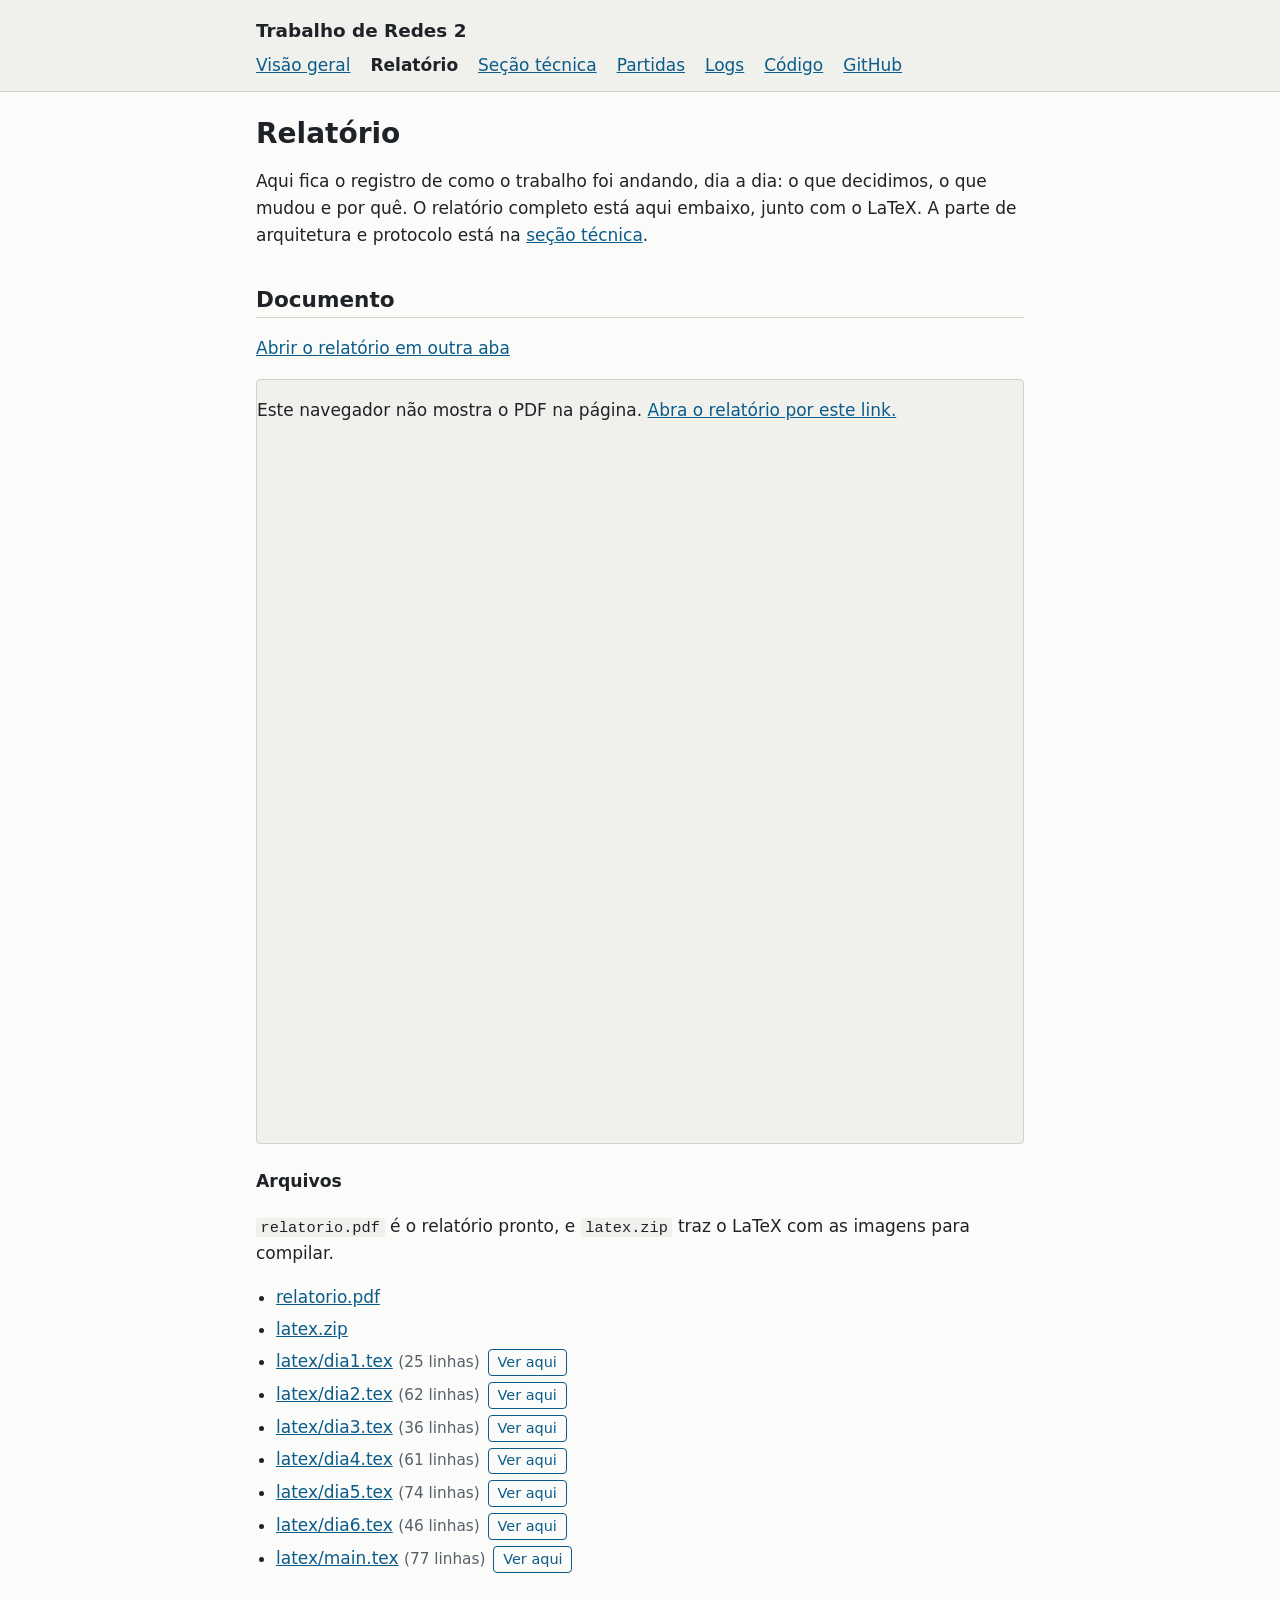
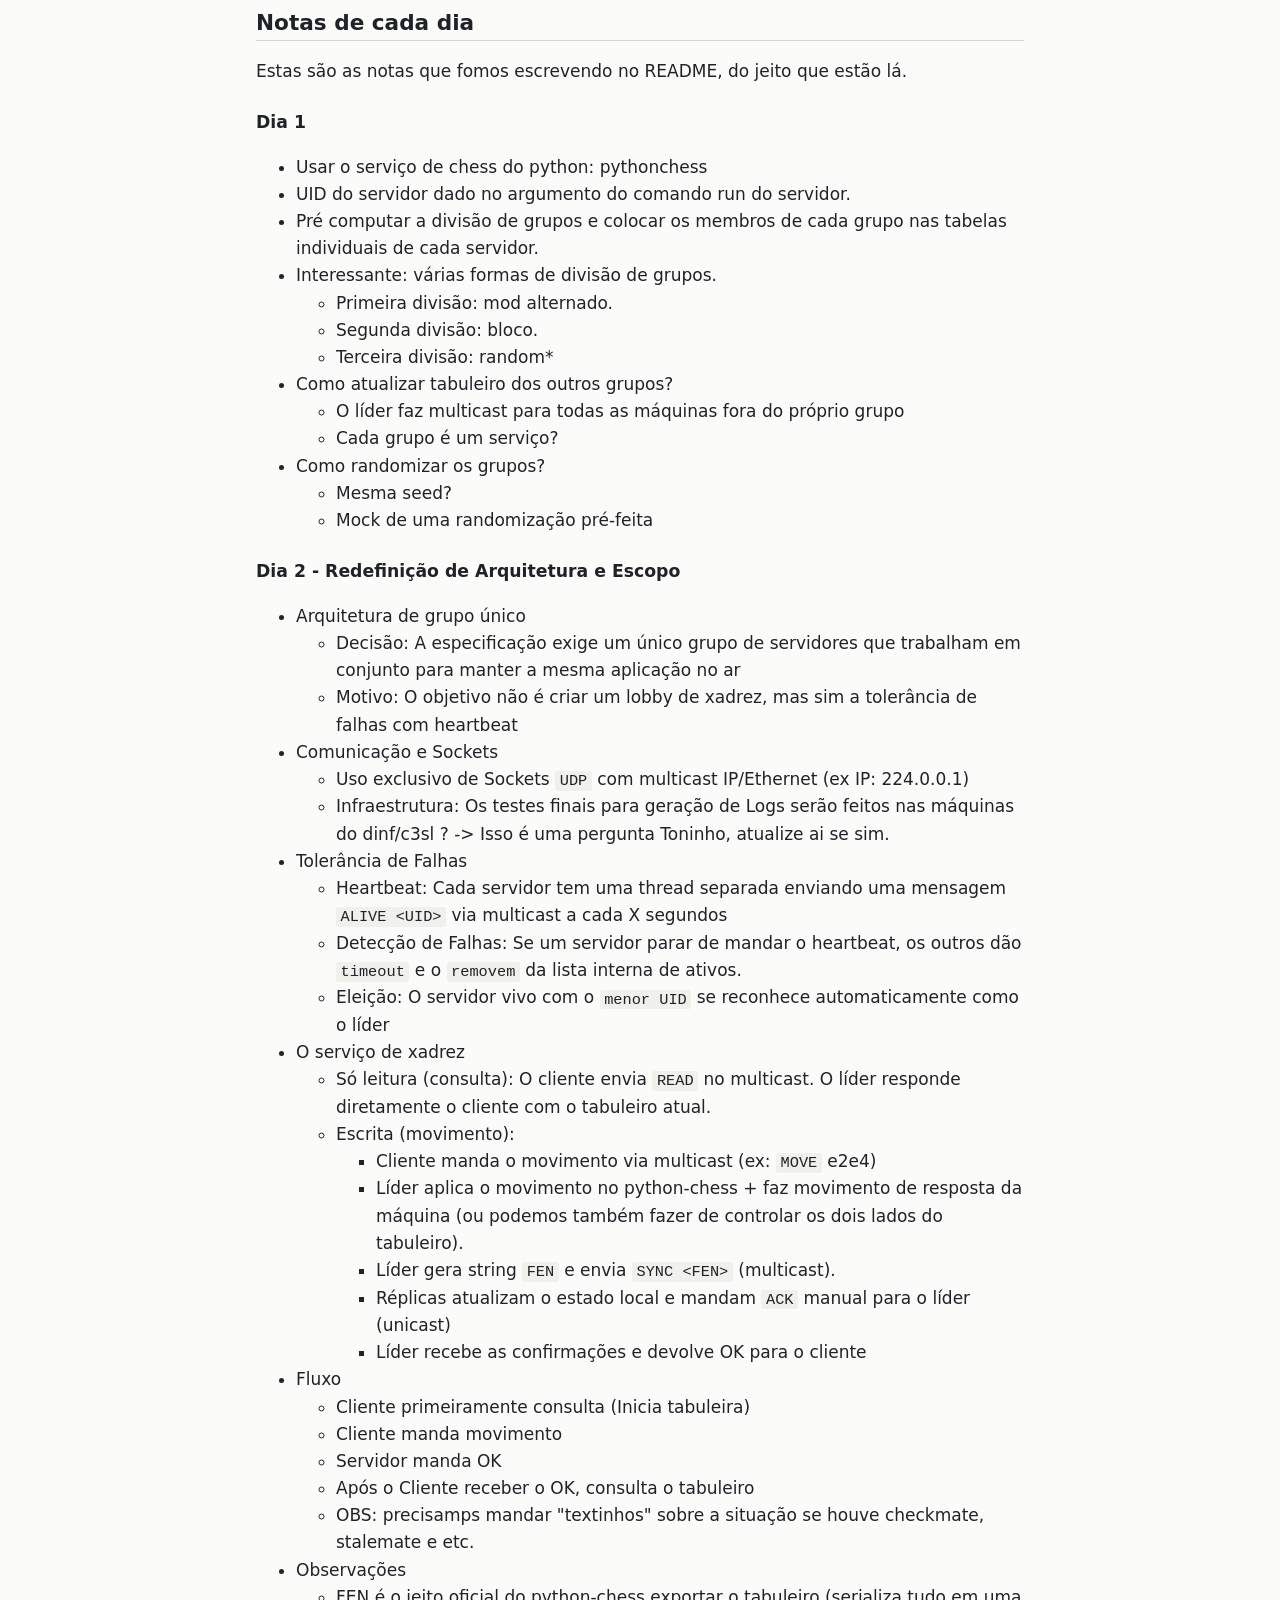
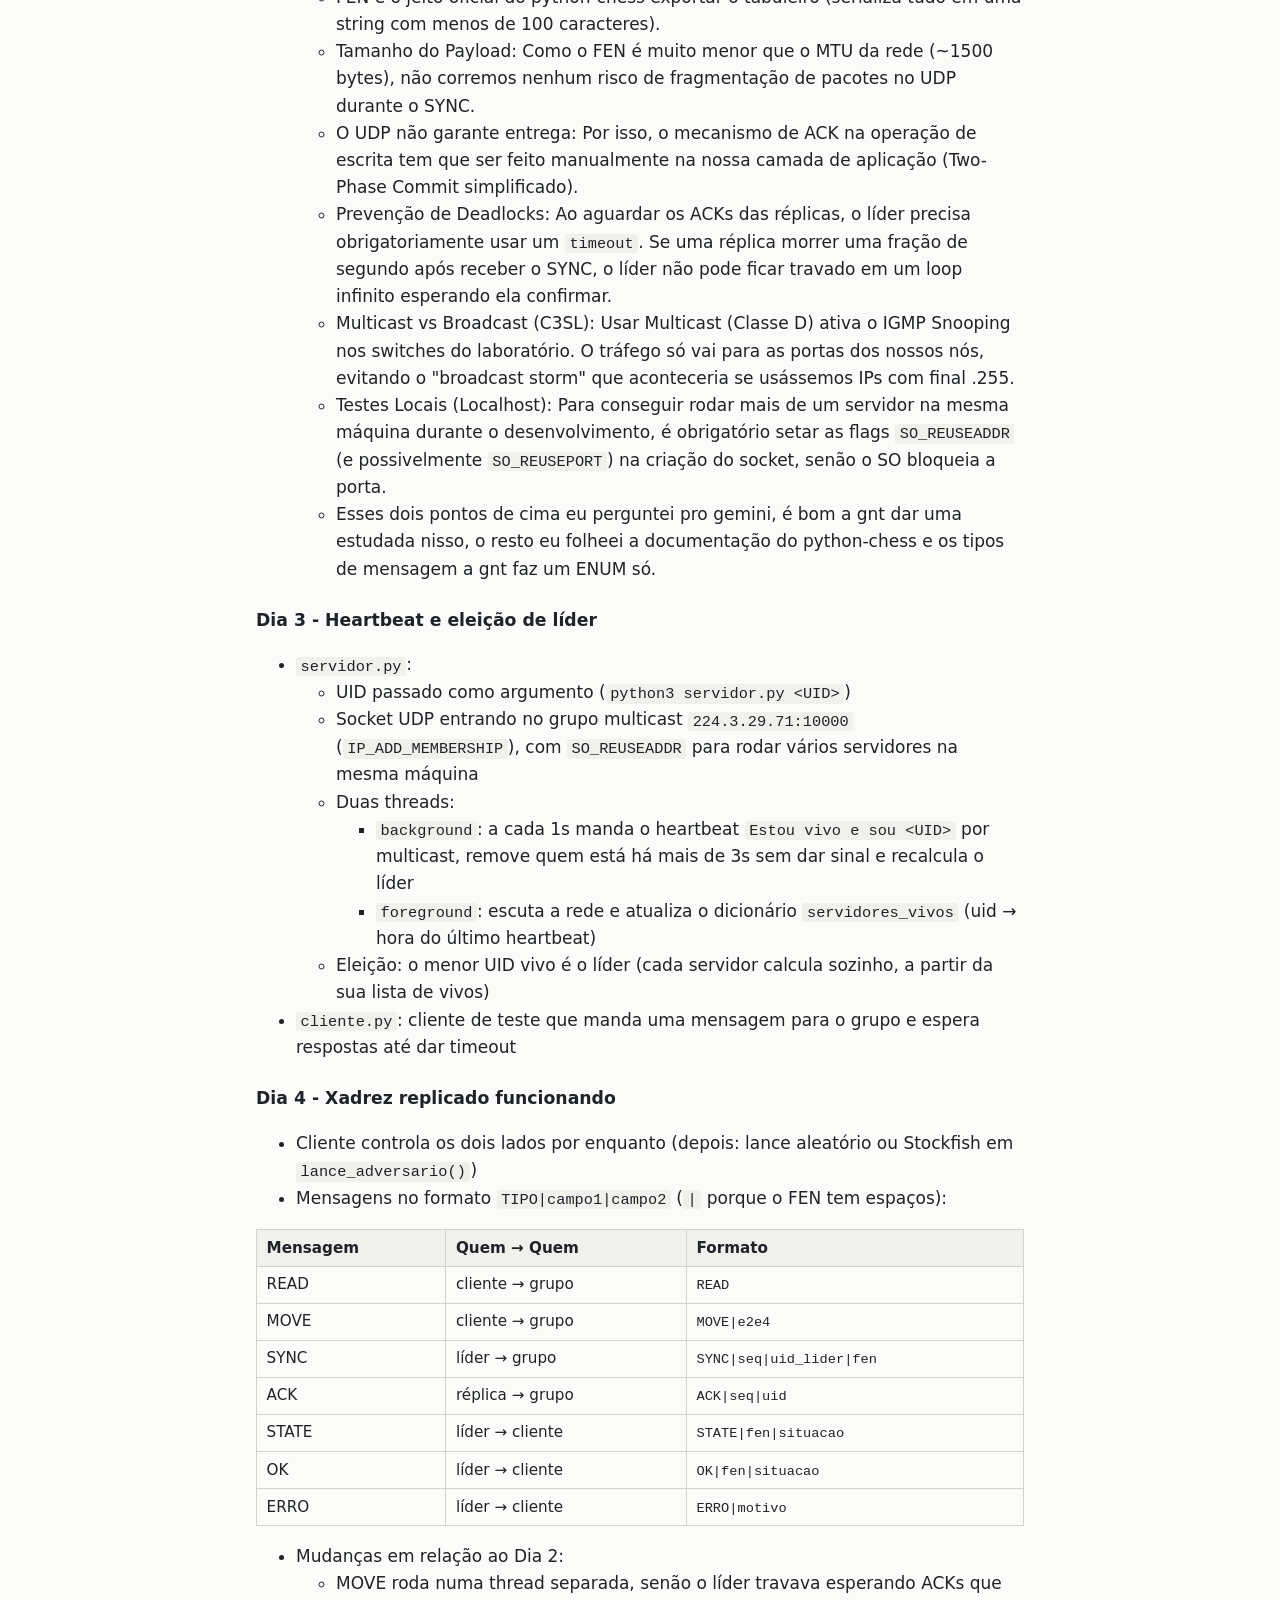
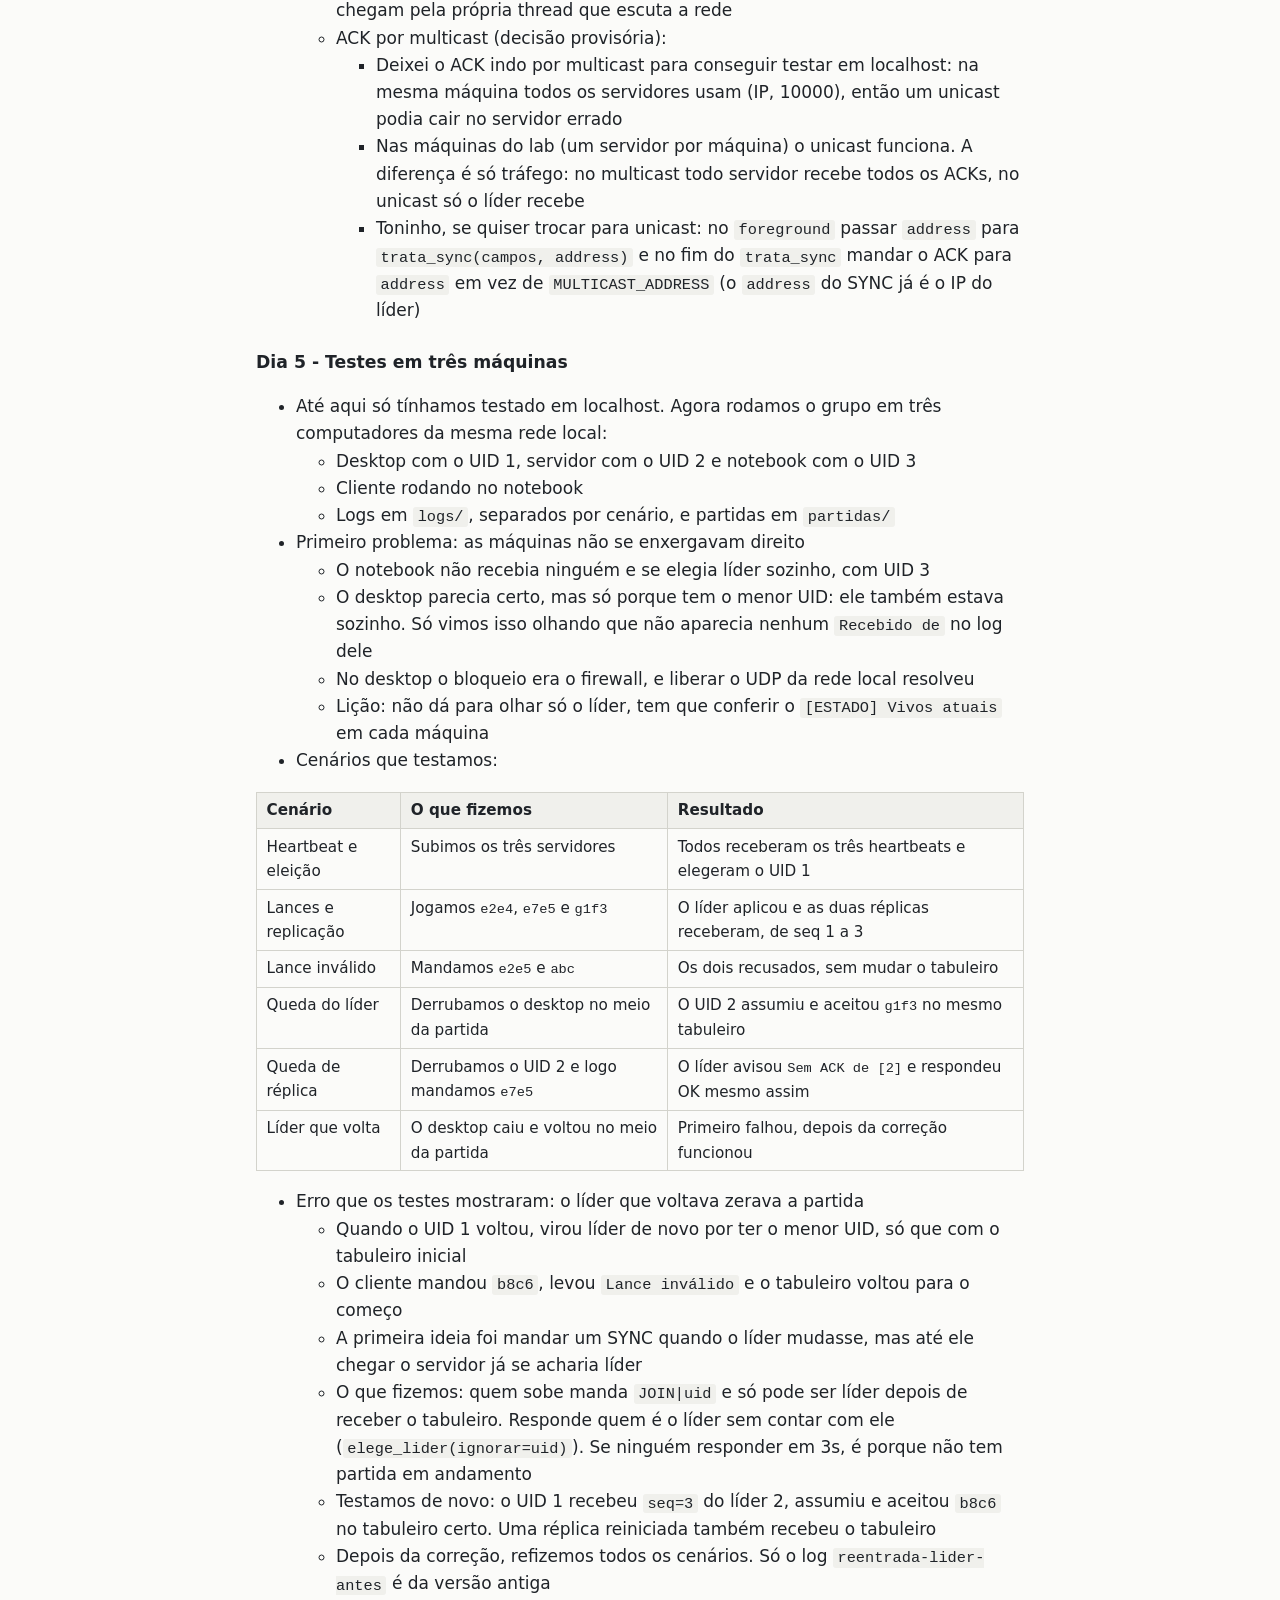
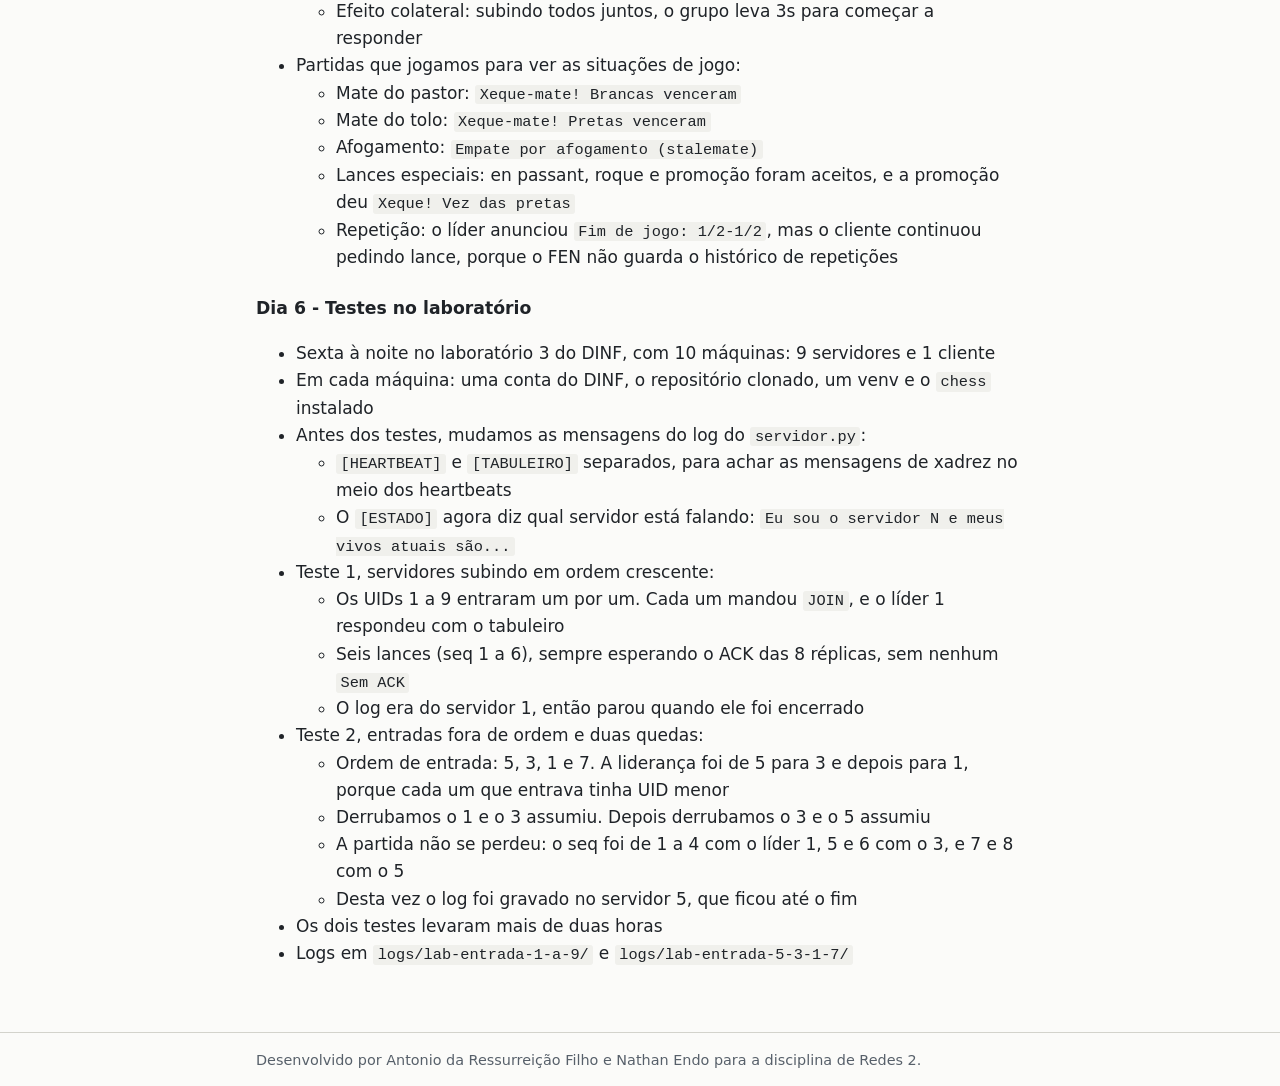
<file: docs/relatorio.html>
<!doctype html>
<html lang="pt-BR">
<head>
<meta charset="utf-8">
<meta name="viewport" content="width=device-width, initial-scale=1">
<title>Relatório do Trabalho</title>
<meta name="description" content="Relatório do trabalho de Redes 2, com o que fizemos e decidimos em cada dia.">
<meta name="author" content="Antonio da Ressurreição Filho e Nathan Endo">
<link rel="stylesheet" href="assets/estilo.css">
</head>
<body>
<a class="pular" href="#principal">Pular para o conteúdo</a>
<header>
	<div class="conteudo">
		<p class="titulo-site"><a href="index.html">Trabalho de Redes 2</a></p>
		<nav aria-label="Seções">
			<ul>
				<li><a href="index.html">Visão geral</a></li>
				<li><a href="relatorio.html" aria-current="page">Relatório</a></li>
				<li><a href="secao-tecnica.html">Seção técnica</a></li>
				<li><a href="partidas.html">Partidas</a></li>
				<li><a href="logs.html">Logs</a></li>
				<li><a href="codigo.html">Código</a></li>
				<li><a href="https://github.com/Redes-2/trabalho-redes2">GitHub</a></li>
			</ul>
		</nav>
	</div>
</header>
<main id="principal" class="conteudo">
	<h1>Relatório</h1>
	<p>Aqui fica o registro de como o trabalho foi andando, dia a dia: o que decidimos, o que mudou e por quê. O relatório completo está aqui embaixo, junto com o LaTeX. A parte de arquitetura e protocolo está na <a href="secao-tecnica.html">seção técnica</a>.</p>
	<noscript><p>Sem JavaScript, é só usar os links para abrir cada arquivo.</p></noscript>

	<h2 id="documento">Documento</h2>
	<!-- GERADO:diario-render:INICIO -->
<p><a href="diario/relatorio.pdf">Abrir o relatório em outra aba</a></p>
<object class="pdf" data="diario/relatorio.pdf#navpanes=0&view=FitH" type="application/pdf" aria-label="Relatório em PDF">
<p>Este navegador não mostra o PDF na página. <a href="diario/relatorio.pdf">Abra o relatório por este link.</a></p>
</object>
	<!-- GERADO:diario-render:FIM -->

	<h3 id="arquivos">Arquivos</h3>
	<p><code>relatorio.pdf</code> é o relatório pronto, e <code>latex.zip</code> traz o LaTeX com as imagens para compilar.</p>
	<!-- GERADO:diario-arquivos:INICIO -->
<ul class="arquivos" data-visualizador>
<li><a href="diario/relatorio.pdf">relatorio.pdf</a></li>
<li><a href="diario/latex.zip">latex.zip</a></li>
<li><a href="diario/latex/dia1.tex.txt" data-visualizar>latex/dia1.tex</a> <span class="meta">(25 linhas)</span></li>
<li><a href="diario/latex/dia2.tex.txt" data-visualizar>latex/dia2.tex</a> <span class="meta">(62 linhas)</span></li>
<li><a href="diario/latex/dia3.tex.txt" data-visualizar>latex/dia3.tex</a> <span class="meta">(36 linhas)</span></li>
<li><a href="diario/latex/dia4.tex.txt" data-visualizar>latex/dia4.tex</a> <span class="meta">(61 linhas)</span></li>
<li><a href="diario/latex/dia5.tex.txt" data-visualizar>latex/dia5.tex</a> <span class="meta">(74 linhas)</span></li>
<li><a href="diario/latex/dia6.tex.txt" data-visualizar>latex/dia6.tex</a> <span class="meta">(46 linhas)</span></li>
<li><a href="diario/latex/main.tex.txt" data-visualizar>latex/main.tex</a> <span class="meta">(77 linhas)</span></li>
</ul>
	<!-- GERADO:diario-arquivos:FIM -->

	<h2 id="notas">Notas de cada dia</h2>
	<p>Estas são as notas que fomos escrevendo no README, do jeito que estão lá.</p>
	<h3 id="dia-1">Dia 1</h3>
	<ul>
		<li>Usar o serviço de chess do python: pythonchess
		</li>
		<li>UID do servidor dado no argumento do comando run do servidor.
		</li>
		<li>Pré computar a divisão de grupos e colocar os membros de cada grupo nas tabelas individuais de cada servidor.
		</li>
		<li>Interessante: várias formas de divisão de grupos.
		<ul>
			<li>Primeira divisão: mod alternado.
			</li>
			<li>Segunda divisão: bloco.
			</li>
			<li>Terceira divisão: random*
		</li></ul>
		</li>
		<li>Como atualizar tabuleiro dos outros grupos?
		<ul>
			<li>O líder faz multicast para todas as máquinas fora do próprio grupo
			</li>
			<li>Cada grupo é um serviço?
		</li></ul>
		</li>
		<li>Como randomizar os grupos?
		<ul>
			<li>Mesma seed?
			</li>
			<li>Mock de uma randomização pré-feita
		</li></ul>
	</li></ul>
	<h3 id="dia-2">Dia 2 - Redefinição de Arquitetura e Escopo</h3>
	<ul>
		<li>Arquitetura de grupo único
		<ul>
			<li>Decisão: A especificação exige um único grupo de servidores que trabalham em conjunto para manter a mesma aplicação no ar
			</li>
			<li>Motivo: O objetivo não é criar um lobby de xadrez, mas sim a tolerância de falhas com heartbeat
		</li></ul>
		</li>
		<li>Comunicação e Sockets
		<ul>
			<li>Uso exclusivo de Sockets <code>UDP</code> com multicast IP/Ethernet (ex IP: 224.0.0.1)
			</li>
			<li>Infraestrutura: Os testes finais para geração de Logs serão feitos nas máquinas do dinf/c3sl ? -&gt; Isso é uma pergunta Toninho, atualize ai se sim.
		</li></ul>
		</li>
		<li>Tolerância de Falhas
		<ul>
			<li>Heartbeat: Cada servidor tem uma thread separada enviando uma mensagem <code>ALIVE &lt;UID&gt;</code> via multicast a cada X segundos
			</li>
			<li>Detecção de Falhas: Se um servidor parar de mandar o heartbeat, os outros dão <code>timeout</code> e o <code>removem</code> da lista interna de ativos.
			</li>
			<li>Eleição: O servidor vivo com o <code>menor UID</code> se reconhece automaticamente como o líder
		</li></ul>
		</li>
		<li>O serviço de xadrez
		<ul>
			<li>Só leitura (consulta): O cliente envia <code>READ</code> no multicast. O líder responde diretamente o cliente com o tabuleiro atual.
			</li>
			<li>Escrita (movimento):
			<ul>
				<li>Cliente manda o movimento via multicast (ex: <code>MOVE</code> e2e4)
				</li>
				<li>Líder aplica o movimento no python-chess + faz movimento de resposta da máquina (ou podemos também fazer de controlar os dois lados do tabuleiro).
				</li>
				<li>Líder gera string <code>FEN</code> e envia <code>SYNC &lt;FEN&gt;</code> (multicast).
				</li>
				<li>Réplicas atualizam o estado local e mandam <code>ACK</code> manual para o líder (unicast)
				</li>
				<li>Líder recebe as confirmações e devolve OK para o cliente
			</li></ul>
		</li></ul>
		</li>
		<li>Fluxo
		<ul>
			<li>Cliente primeiramente consulta (Inicia tabuleira)
			</li>
			<li>Cliente manda movimento
			</li>
			<li>Servidor manda OK
			</li>
			<li>Após o Cliente receber o OK, consulta o tabuleiro
			</li>
			<li>OBS: precisamps mandar "textinhos" sobre a situação se houve checkmate, stalemate e etc.
		</li></ul>
		</li>
		<li>Observações
		<ul>
			<li>FEN é o jeito oficial do python-chess exportar o tabuleiro (serializa tudo em uma string com menos de 100 caracteres).
			</li>
			<li>Tamanho do Payload: Como o FEN é muito menor que o MTU da rede (~1500 bytes), não corremos nenhum risco de fragmentação de pacotes no UDP durante o SYNC.
			</li>
			<li>O UDP não garante entrega: Por isso, o mecanismo de ACK na operação de escrita tem que ser feito manualmente na nossa camada de aplicação (Two-Phase Commit simplificado).
			</li>
			<li>Prevenção de Deadlocks: Ao aguardar os ACKs das réplicas, o líder precisa obrigatoriamente usar um <code>timeout</code>. Se uma réplica morrer uma fração de segundo após receber o SYNC, o líder não pode ficar travado em um loop infinito esperando ela confirmar.
			</li>
			<li>Multicast vs Broadcast (C3SL): Usar Multicast (Classe D) ativa o IGMP Snooping nos switches do laboratório. O tráfego só vai para as portas dos nossos nós, evitando o "broadcast storm" que aconteceria se usássemos IPs com final .255.
			</li>
			<li>Testes Locais (Localhost): Para conseguir rodar mais de um servidor na mesma máquina durante o desenvolvimento, é obrigatório setar as flags <code>SO_REUSEADDR</code> (e possivelmente <code>SO_REUSEPORT</code>) na criação do socket, senão o SO bloqueia a porta.
			</li>
			<li>Esses dois pontos de cima eu perguntei pro gemini, é bom a gnt dar uma estudada nisso, o resto eu folheei a documentação do python-chess e os tipos de mensagem a gnt faz um ENUM só.
		</li></ul>
	</li></ul>
	<h3 id="dia-3">Dia 3 - Heartbeat e eleição de líder</h3>
	<ul>
		<li><code>servidor.py</code>:
		<ul>
			<li>UID passado como argumento (<code>python3 servidor.py &lt;UID&gt;</code>)
			</li>
			<li>Socket UDP entrando no grupo multicast <code>224.3.29.71:10000</code> (<code>IP_ADD_MEMBERSHIP</code>), com <code>SO_REUSEADDR</code> para rodar vários servidores na mesma máquina
			</li>
			<li>Duas threads:
			<ul>
				<li><code>background</code>: a cada 1s manda o heartbeat <code>Estou vivo e sou &lt;UID&gt;</code> por multicast, remove quem está há mais de 3s sem dar sinal e recalcula o líder
				</li>
				<li><code>foreground</code>: escuta a rede e atualiza o dicionário <code>servidores_vivos</code> (uid → hora do último heartbeat)
			</li></ul>
			</li>
			<li>Eleição: o menor UID vivo é o líder (cada servidor calcula sozinho, a partir da sua lista de vivos)
		</li></ul>
		</li>
		<li><code>cliente.py</code>: cliente de teste que manda uma mensagem para o grupo e espera respostas até dar timeout
	</li></ul>
	<h3 id="dia-4">Dia 4 - Xadrez replicado funcionando</h3>
	<ul>
		<li>Cliente controla os dois lados por enquanto (depois: lance aleatório ou Stockfish em <code>lance_adversario()</code>)
		</li>
		<li>Mensagens no formato <code>TIPO|campo1|campo2</code> (<code>|</code> porque o FEN tem espaços):
	</li></ul>
	<div class="tabela">
		<table>
			<thead><tr><th>Mensagem</th><th>Quem → Quem</th><th>Formato</th></tr></thead>
			<tbody>
				<tr><td>READ</td><td>cliente → grupo</td><td><code>READ</code></td></tr>
				<tr><td>MOVE</td><td>cliente → grupo</td><td><code>MOVE|e2e4</code></td></tr>
				<tr><td>SYNC</td><td>líder → grupo</td><td><code>SYNC|seq|uid_lider|fen</code></td></tr>
				<tr><td>ACK</td><td>réplica → grupo</td><td><code>ACK|seq|uid</code></td></tr>
				<tr><td>STATE</td><td>líder → cliente</td><td><code>STATE|fen|situacao</code></td></tr>
				<tr><td>OK</td><td>líder → cliente</td><td><code>OK|fen|situacao</code></td></tr>
				<tr><td>ERRO</td><td>líder → cliente</td><td><code>ERRO|motivo</code></td></tr>
			</tbody>
		</table>
	</div>
	<ul>
		<li>Mudanças em relação ao Dia 2:
		<ul>
			<li>MOVE roda numa thread separada, senão o líder travava esperando ACKs que chegam pela própria thread que escuta a rede
			</li>
			<li>ACK por multicast (decisão provisória):
			<ul>
				<li>Deixei o ACK indo por multicast para conseguir testar em localhost: na mesma máquina todos os servidores usam (IP, 10000), então um unicast podia cair no servidor errado
				</li>
				<li>Nas máquinas do lab (um servidor por máquina) o unicast funciona. A diferença é só tráfego: no multicast todo servidor recebe todos os ACKs, no unicast só o líder recebe
				</li>
				<li>Toninho, se quiser trocar para unicast: no <code>foreground</code> passar <code>address</code> para <code>trata_sync(campos, address)</code> e no fim do <code>trata_sync</code> mandar o ACK para <code>address</code> em vez de <code>MULTICAST_ADDRESS</code> (o <code>address</code> do SYNC já é o IP do líder)
			</li></ul>
		</li></ul>
	</li></ul>
	<h3 id="dia-5">Dia 5 - Testes em três máquinas</h3>
	<ul>
		<li>Até aqui só tínhamos testado em localhost. Agora rodamos o grupo em três computadores da mesma rede local:
			<ul>
				<li>Desktop com o UID 1, servidor com o UID 2 e notebook com o UID 3</li>
				<li>Cliente rodando no notebook</li>
				<li>Logs em <code>logs/</code>, separados por cenário, e partidas em <code>partidas/</code></li>
			</ul>
		</li>
		<li>Primeiro problema: as máquinas não se enxergavam direito
			<ul>
				<li>O notebook não recebia ninguém e se elegia líder sozinho, com UID 3</li>
				<li>O desktop parecia certo, mas só porque tem o menor UID: ele também estava sozinho. Só vimos isso olhando que não aparecia nenhum <code>Recebido de</code> no log dele</li>
				<li>No desktop o bloqueio era o firewall, e liberar o UDP da rede local resolveu</li>
				<li>Lição: não dá para olhar só o líder, tem que conferir o <code>[ESTADO] Vivos atuais</code> em cada máquina</li>
			</ul>
		</li>
		<li>Cenários que testamos:
		</li>
	</ul>
	<div class="tabela">
		<table>
			<thead><tr><th>Cenário</th><th>O que fizemos</th><th>Resultado</th></tr></thead>
			<tbody>
				<tr><td>Heartbeat e eleição</td><td>Subimos os três servidores</td><td>Todos receberam os três heartbeats e elegeram o UID 1</td></tr>
				<tr><td>Lances e replicação</td><td>Jogamos <code>e2e4</code>, <code>e7e5</code> e <code>g1f3</code></td><td>O líder aplicou e as duas réplicas receberam, de seq 1 a 3</td></tr>
				<tr><td>Lance inválido</td><td>Mandamos <code>e2e5</code> e <code>abc</code></td><td>Os dois recusados, sem mudar o tabuleiro</td></tr>
				<tr><td>Queda do líder</td><td>Derrubamos o desktop no meio da partida</td><td>O UID 2 assumiu e aceitou <code>g1f3</code> no mesmo tabuleiro</td></tr>
				<tr><td>Queda de réplica</td><td>Derrubamos o UID 2 e logo mandamos <code>e7e5</code></td><td>O líder avisou <code>Sem ACK de [2]</code> e respondeu OK mesmo assim</td></tr>
				<tr><td>Líder que volta</td><td>O desktop caiu e voltou no meio da partida</td><td>Primeiro falhou, depois da correção funcionou</td></tr>
			</tbody>
		</table>
	</div>
	<ul>
		<li>Erro que os testes mostraram: o líder que voltava zerava a partida
			<ul>
				<li>Quando o UID 1 voltou, virou líder de novo por ter o menor UID, só que com o tabuleiro inicial</li>
				<li>O cliente mandou <code>b8c6</code>, levou <code>Lance inválido</code> e o tabuleiro voltou para o começo</li>
				<li>A primeira ideia foi mandar um SYNC quando o líder mudasse, mas até ele chegar o servidor já se acharia líder</li>
				<li>O que fizemos: quem sobe manda <code>JOIN|uid</code> e só pode ser líder depois de receber o tabuleiro. Responde quem é o líder sem contar com ele (<code>elege_lider(ignorar=uid)</code>). Se ninguém responder em 3s, é porque não tem partida em andamento</li>
				<li>Testamos de novo: o UID 1 recebeu <code>seq=3</code> do líder 2, assumiu e aceitou <code>b8c6</code> no tabuleiro certo. Uma réplica reiniciada também recebeu o tabuleiro</li>
				<li>Depois da correção, refizemos todos os cenários. Só o log <code>reentrada-lider-antes</code> é da versão antiga</li>
				<li>Efeito colateral: subindo todos juntos, o grupo leva 3s para começar a responder</li>
			</ul>
		</li>
		<li>Partidas que jogamos para ver as situações de jogo:
			<ul>
				<li>Mate do pastor: <code>Xeque-mate! Brancas venceram</code></li>
				<li>Mate do tolo: <code>Xeque-mate! Pretas venceram</code></li>
				<li>Afogamento: <code>Empate por afogamento (stalemate)</code></li>
				<li>Lances especiais: en passant, roque e promoção foram aceitos, e a promoção deu <code>Xeque! Vez das pretas</code></li>
				<li>Repetição: o líder anunciou <code>Fim de jogo: 1/2-1/2</code>, mas o cliente continuou pedindo lance, porque o FEN não guarda o histórico de repetições</li>
			</ul>
		</li>
	</ul>
	<h3 id="dia-6">Dia 6 - Testes no laboratório</h3>
	<ul>
		<li>Sexta à noite no laboratório 3 do DINF, com 10 máquinas: 9 servidores e 1 cliente
		</li>
		<li>Em cada máquina: uma conta do DINF, o repositório clonado, um venv e o <code>chess</code> instalado
		</li>
		<li>Antes dos testes, mudamos as mensagens do log do <code>servidor.py</code>:
			<ul>
				<li><code>[HEARTBEAT]</code> e <code>[TABULEIRO]</code> separados, para achar as mensagens de xadrez no meio dos heartbeats</li>
				<li>O <code>[ESTADO]</code> agora diz qual servidor está falando: <code>Eu sou o servidor N e meus vivos atuais são...</code></li>
			</ul>
		</li>
		<li>Teste 1, servidores subindo em ordem crescente:
			<ul>
				<li>Os UIDs 1 a 9 entraram um por um. Cada um mandou <code>JOIN</code>, e o líder 1 respondeu com o tabuleiro</li>
				<li>Seis lances (seq 1 a 6), sempre esperando o ACK das 8 réplicas, sem nenhum <code>Sem ACK</code></li>
				<li>O log era do servidor 1, então parou quando ele foi encerrado</li>
			</ul>
		</li>
		<li>Teste 2, entradas fora de ordem e duas quedas:
			<ul>
				<li>Ordem de entrada: 5, 3, 1 e 7. A liderança foi de 5 para 3 e depois para 1, porque cada um que entrava tinha UID menor</li>
				<li>Derrubamos o 1 e o 3 assumiu. Depois derrubamos o 3 e o 5 assumiu</li>
				<li>A partida não se perdeu: o seq foi de 1 a 4 com o líder 1, 5 e 6 com o 3, e 7 e 8 com o 5</li>
				<li>Desta vez o log foi gravado no servidor 5, que ficou até o fim</li>
			</ul>
		</li>
		<li>Os dois testes levaram mais de duas horas
		</li>
		<li>Logs em <code>logs/lab-entrada-1-a-9/</code> e <code>logs/lab-entrada-5-3-1-7/</code>
		</li>
	</ul>
</main>
<footer>
	<div class="conteudo">Desenvolvido por Antonio da Ressurreição Filho e Nathan Endo para a disciplina de Redes 2.</div>
</footer>
<script src="assets/visualizador.js"></script>
</body>
</html>
</file>
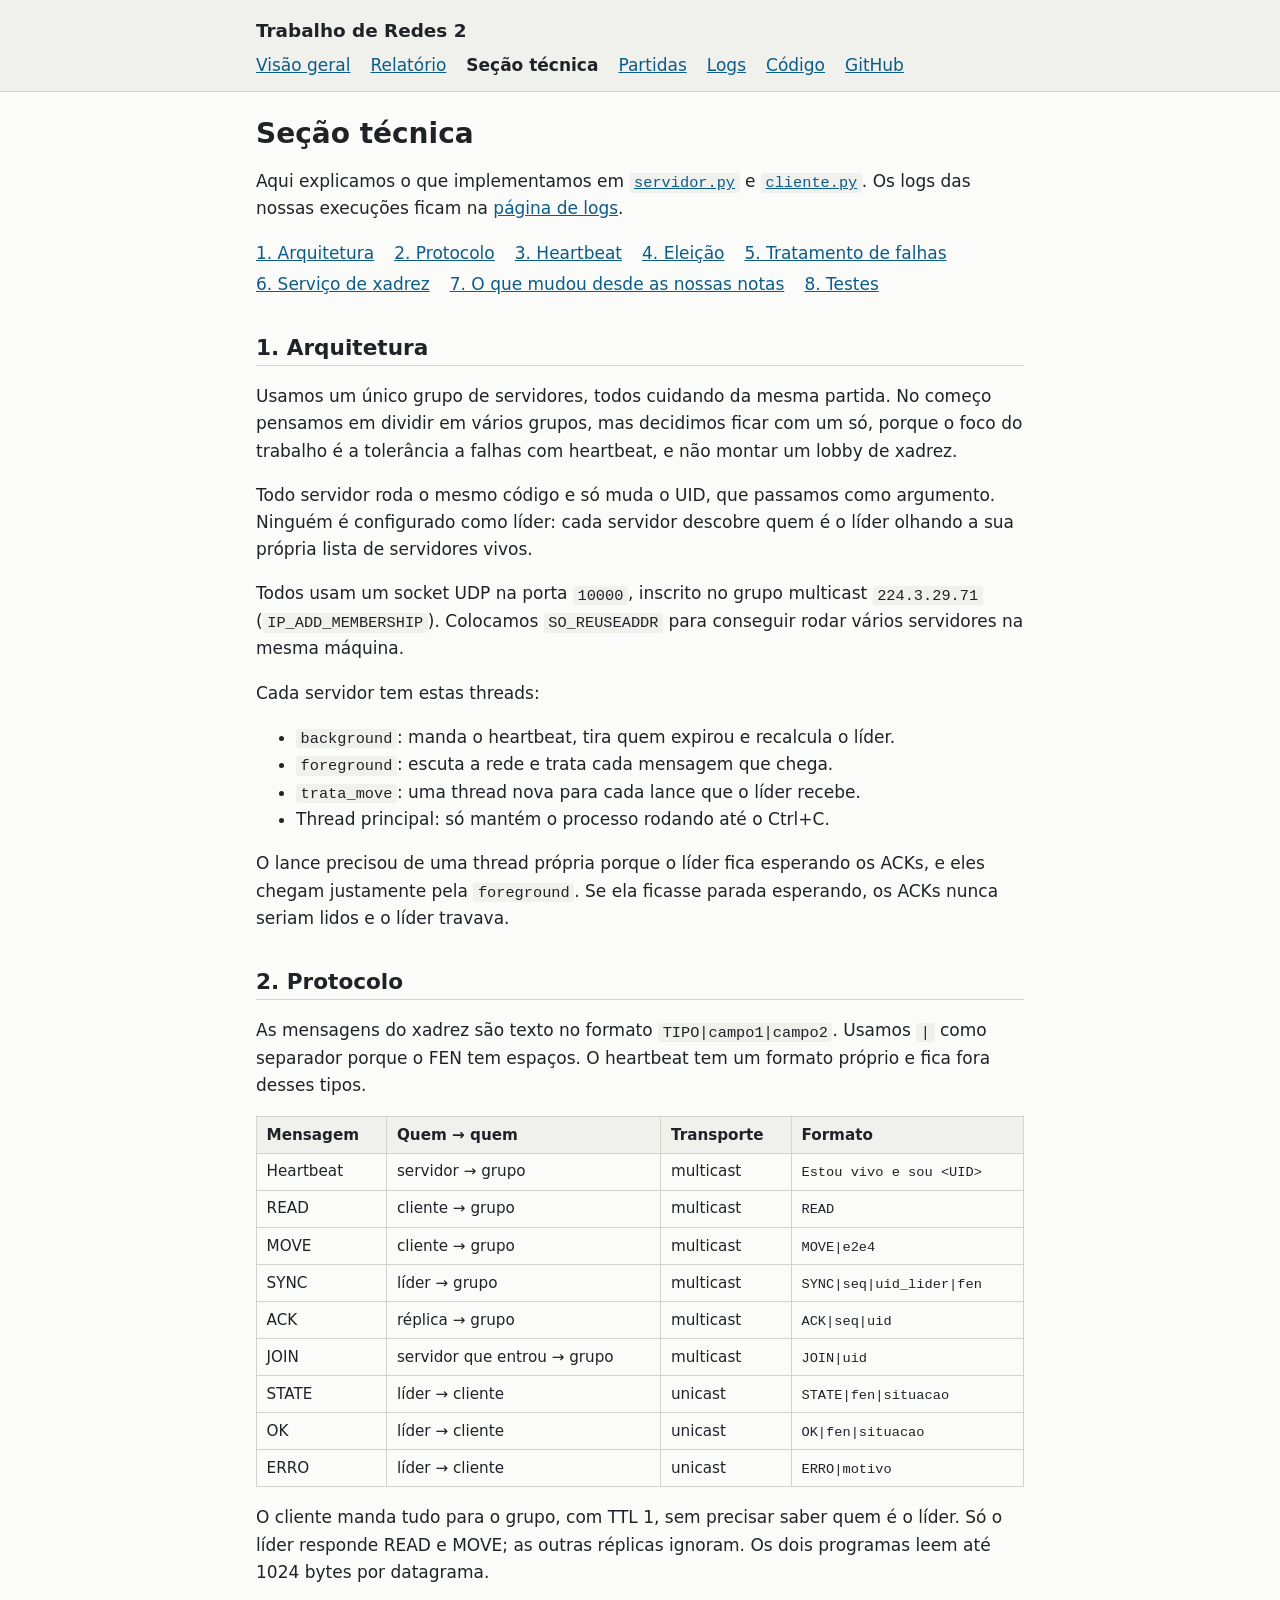
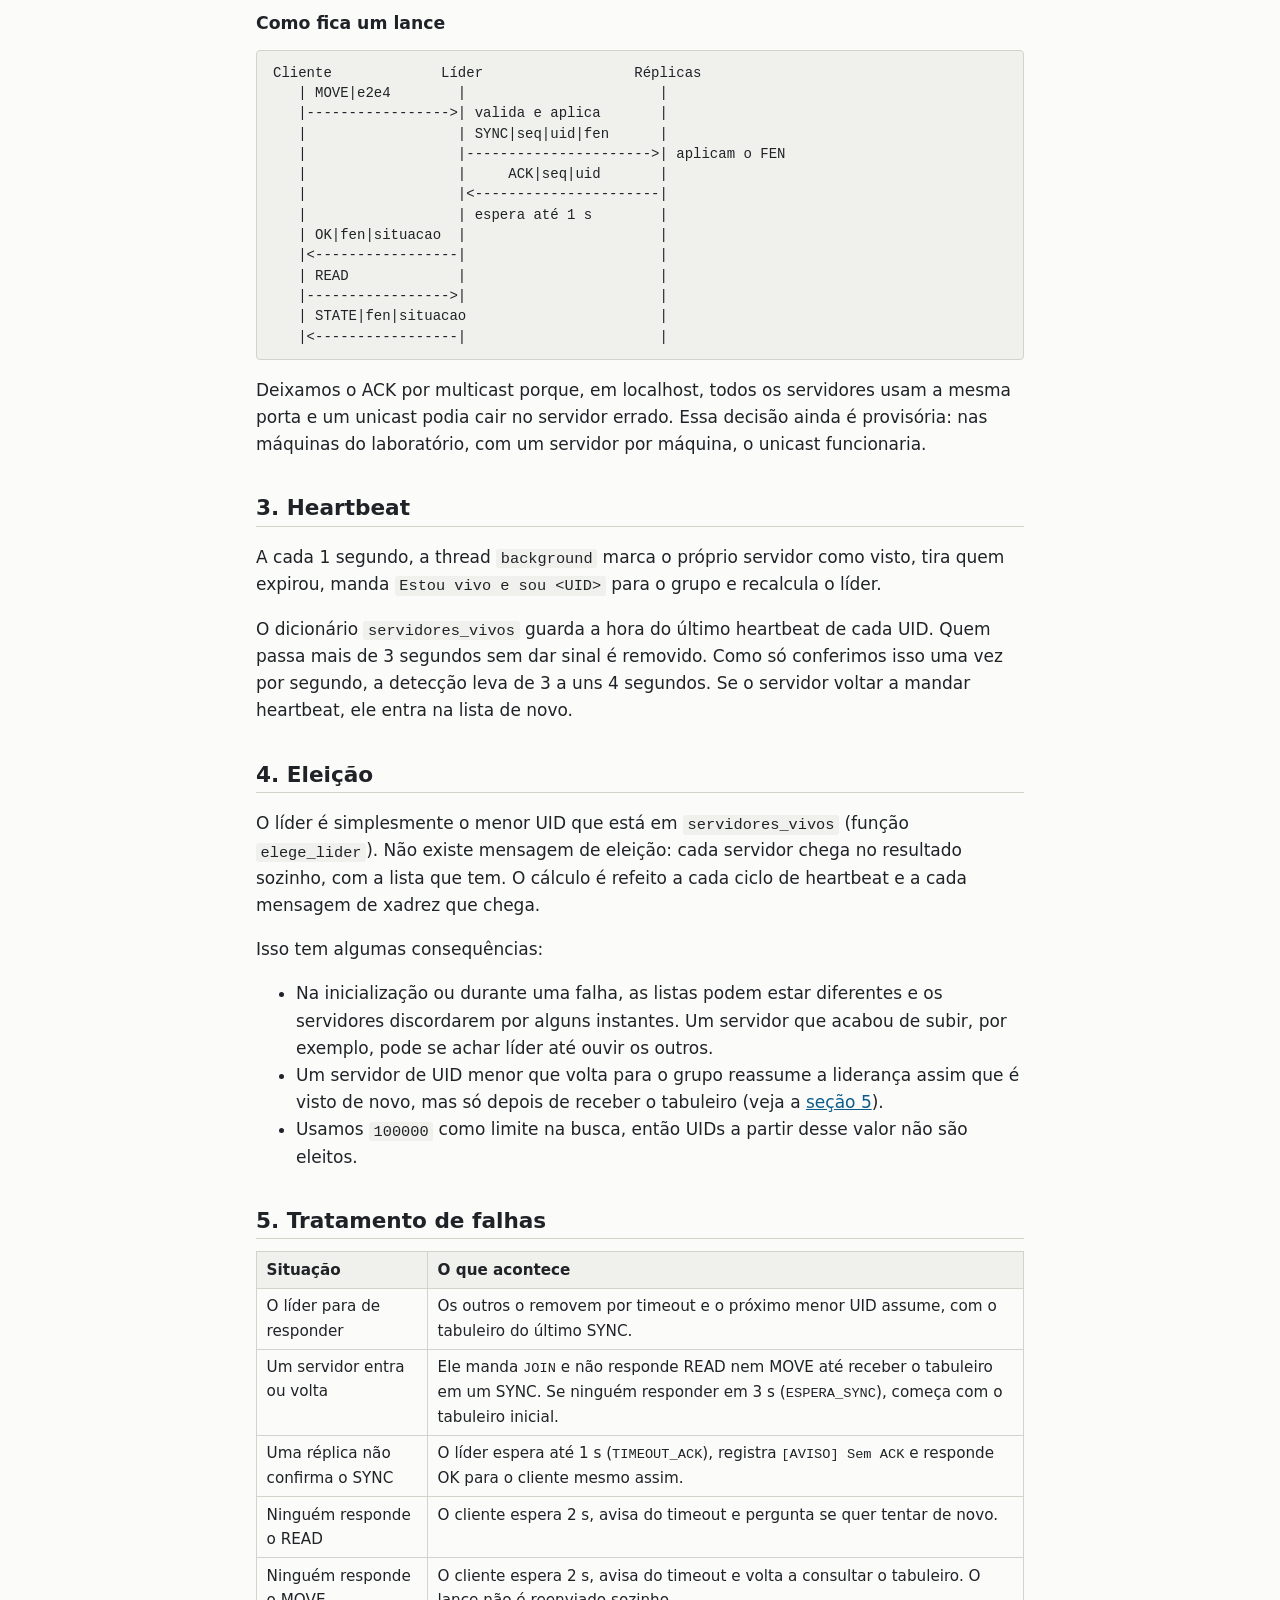
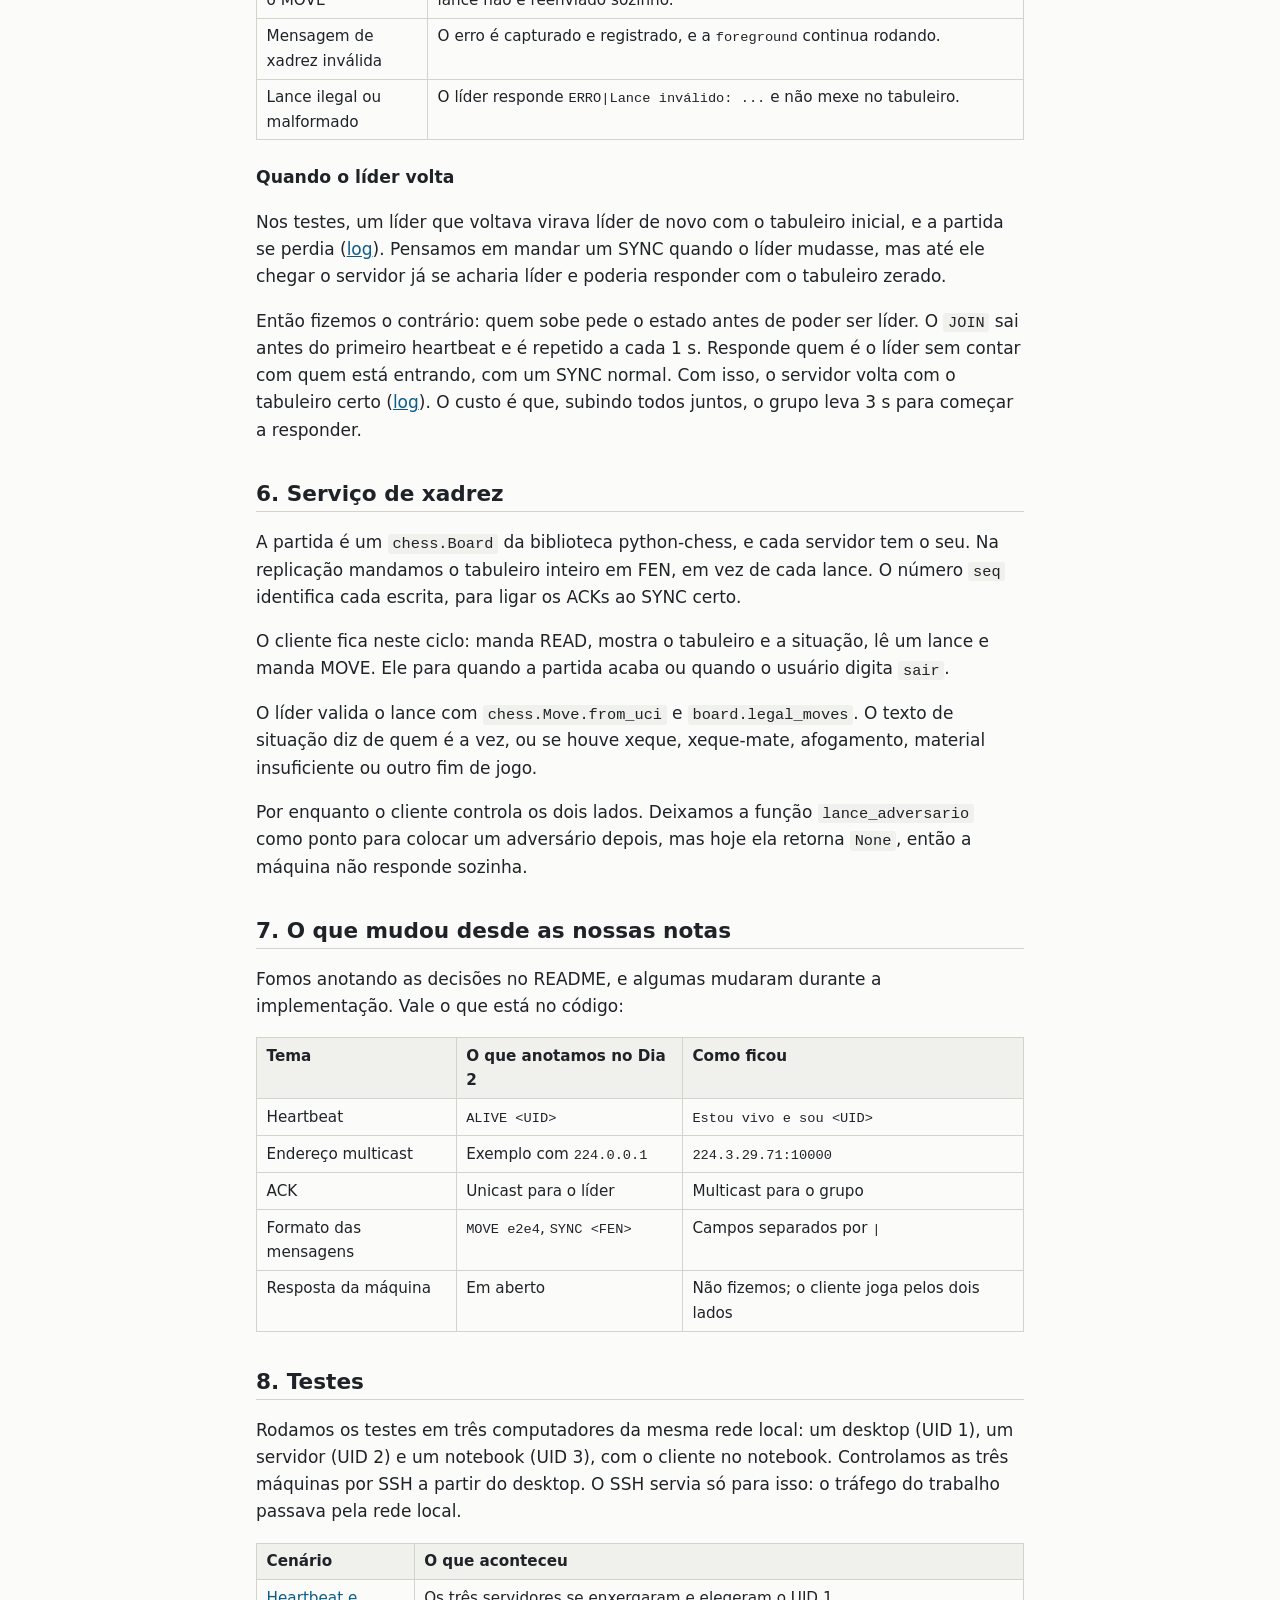
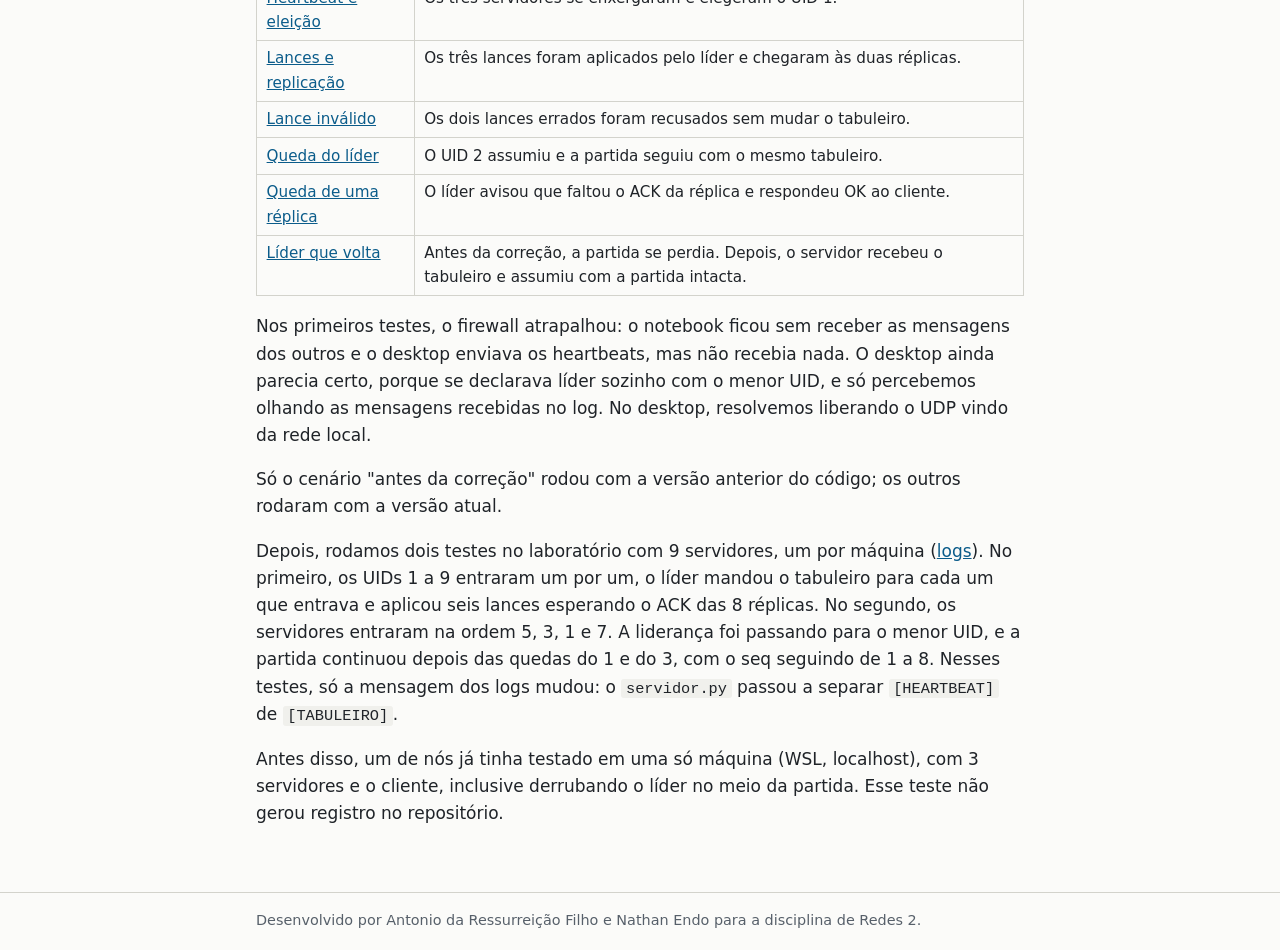
<file: docs/secao-tecnica.html>
<!doctype html>
<html lang="pt-BR">
<head>
<meta charset="utf-8">
<meta name="viewport" content="width=device-width, initial-scale=1">
<title>Seção Técnica</title>
<meta name="description" content="Arquitetura, protocolo, heartbeat, eleição, tratamento de falhas e serviço de xadrez do trabalho de Redes 2.">
<meta name="author" content="Antonio da Ressurreição Filho e Nathan Endo">
<link rel="stylesheet" href="assets/estilo.css">
</head>
<body>
<a class="pular" href="#principal">Pular para o conteúdo</a>
<header>
	<div class="conteudo">
		<p class="titulo-site"><a href="index.html">Trabalho de Redes 2</a></p>
		<nav aria-label="Seções">
			<ul>
				<li><a href="index.html">Visão geral</a></li>
				<li><a href="relatorio.html">Relatório</a></li>
				<li><a href="secao-tecnica.html" aria-current="page">Seção técnica</a></li>
				<li><a href="partidas.html">Partidas</a></li>
				<li><a href="logs.html">Logs</a></li>
				<li><a href="codigo.html">Código</a></li>
				<li><a href="https://github.com/Redes-2/trabalho-redes2">GitHub</a></li>
			</ul>
		</nav>
	</div>
</header>
<main id="principal" class="conteudo">
	<h1>Seção técnica</h1>
	<p>
		Aqui explicamos o que implementamos em <a href="codigo/servidor.py.txt"><code>servidor.py</code></a>
		e <a href="codigo/cliente.py.txt"><code>cliente.py</code></a>.
		Os logs das nossas execuções ficam na <a href="logs.html">página de logs</a>.
	</p>

	<nav aria-label="Índice da seção técnica">
		<ul>
			<li><a href="#arquitetura">1. Arquitetura</a></li>
			<li><a href="#protocolo">2. Protocolo</a></li>
			<li><a href="#heartbeat">3. Heartbeat</a></li>
			<li><a href="#eleicao">4. Eleição</a></li>
			<li><a href="#falhas">5. Tratamento de falhas</a></li>
			<li><a href="#xadrez">6. Serviço de xadrez</a></li>
			<li><a href="#notas">7. O que mudou desde as nossas notas</a></li>
			<li><a href="#testes">8. Testes</a></li>
		</ul>
	</nav>

	<h2 id="arquitetura">1. Arquitetura</h2>
	<p>
		Usamos um único grupo de servidores, todos cuidando da mesma partida. No começo pensamos em dividir em vários grupos,
		mas decidimos ficar com um só, porque o foco do trabalho é a tolerância a falhas com heartbeat, e não montar um lobby de xadrez.
	</p>
	<p>
		Todo servidor roda o mesmo código e só muda o UID, que passamos como argumento. Ninguém é configurado como líder:
		cada servidor descobre quem é o líder olhando a sua própria lista de servidores vivos.
	</p>
	<p>
		Todos usam um socket UDP na porta <code>10000</code>, inscrito no grupo multicast <code>224.3.29.71</code>
		(<code>IP_ADD_MEMBERSHIP</code>). Colocamos <code>SO_REUSEADDR</code> para conseguir rodar vários servidores na mesma máquina.
	</p>
	<p>Cada servidor tem estas threads:</p>
	<ul>
		<li><code>background</code>: manda o heartbeat, tira quem expirou e recalcula o líder.</li>
		<li><code>foreground</code>: escuta a rede e trata cada mensagem que chega.</li>
		<li><code>trata_move</code>: uma thread nova para cada lance que o líder recebe.</li>
		<li>Thread principal: só mantém o processo rodando até o Ctrl+C.</li>
	</ul>
	<p>
		O lance precisou de uma thread própria porque o líder fica esperando os ACKs, e eles chegam justamente pela
		<code>foreground</code>. Se ela ficasse parada esperando, os ACKs nunca seriam lidos e o líder travava.
	</p>

	<h2 id="protocolo">2. Protocolo</h2>
	<p>
		As mensagens do xadrez são texto no formato <code>TIPO|campo1|campo2</code>. Usamos <code>|</code> como separador porque o FEN tem espaços.
		O heartbeat tem um formato próprio e fica fora desses tipos.
	</p>
	<div class="tabela">
		<table>
			<thead>
				<tr><th>Mensagem</th><th>Quem → quem</th><th>Transporte</th><th>Formato</th></tr>
			</thead>
			<tbody>
				<tr><td>Heartbeat</td><td>servidor → grupo</td><td>multicast</td><td><code>Estou vivo e sou &lt;UID&gt;</code></td></tr>
				<tr><td>READ</td><td>cliente → grupo</td><td>multicast</td><td><code>READ</code></td></tr>
				<tr><td>MOVE</td><td>cliente → grupo</td><td>multicast</td><td><code>MOVE|e2e4</code></td></tr>
				<tr><td>SYNC</td><td>líder → grupo</td><td>multicast</td><td><code>SYNC|seq|uid_lider|fen</code></td></tr>
				<tr><td>ACK</td><td>réplica → grupo</td><td>multicast</td><td><code>ACK|seq|uid</code></td></tr>
				<tr><td>JOIN</td><td>servidor que entrou → grupo</td><td>multicast</td><td><code>JOIN|uid</code></td></tr>
				<tr><td>STATE</td><td>líder → cliente</td><td>unicast</td><td><code>STATE|fen|situacao</code></td></tr>
				<tr><td>OK</td><td>líder → cliente</td><td>unicast</td><td><code>OK|fen|situacao</code></td></tr>
				<tr><td>ERRO</td><td>líder → cliente</td><td>unicast</td><td><code>ERRO|motivo</code></td></tr>
			</tbody>
		</table>
	</div>
	<p>
		O cliente manda tudo para o grupo, com TTL 1, sem precisar saber quem é o líder. Só o líder responde READ e MOVE; as outras réplicas
		ignoram. Os dois programas leem até 1024 bytes por datagrama.
	</p>
	<h3>Como fica um lance</h3>
<pre><code>Cliente             Líder                  Réplicas
   | MOVE|e2e4        |                       |
   |----------------->| valida e aplica       |
   |                  | SYNC|seq|uid|fen      |
   |                  |---------------------->| aplicam o FEN
   |                  |     ACK|seq|uid       |
   |                  |&lt;----------------------|
   |                  | espera até 1 s        |
   | OK|fen|situacao  |                       |
   |&lt;-----------------|                       |
   | READ             |                       |
   |----------------->|                       |
   | STATE|fen|situacao                       |
   |&lt;-----------------|                       |</code></pre>
	<p>
		Deixamos o ACK por multicast porque, em localhost, todos os servidores usam a mesma porta e um unicast
		podia cair no servidor errado. Essa decisão ainda é provisória: nas máquinas do laboratório, com um servidor por máquina, o unicast funcionaria.
	</p>

	<h2 id="heartbeat">3. Heartbeat</h2>
	<p>
		A cada 1 segundo, a thread <code>background</code> marca o próprio servidor como visto, tira quem expirou,
		manda <code>Estou vivo e sou &lt;UID&gt;</code> para o grupo e recalcula o líder.
	</p>
	<p>
		O dicionário <code>servidores_vivos</code> guarda a hora do último heartbeat de cada UID. Quem passa mais de 3 segundos
		sem dar sinal é removido. Como só conferimos isso uma vez por segundo, a detecção leva de 3 a uns 4 segundos.
		Se o servidor voltar a mandar heartbeat, ele entra na lista de novo.
	</p>

	<h2 id="eleicao">4. Eleição</h2>
	<p>
		O líder é simplesmente o menor UID que está em <code>servidores_vivos</code> (função <code>elege_lider</code>).
		Não existe mensagem de eleição: cada servidor chega no resultado sozinho, com a lista que tem.
		O cálculo é refeito a cada ciclo de heartbeat e a cada mensagem de xadrez que chega.
	</p>
	<p>Isso tem algumas consequências:</p>
	<ul>
		<li>Na inicialização ou durante uma falha, as listas podem estar diferentes e os servidores discordarem por alguns instantes. Um servidor que acabou de subir, por exemplo, pode se achar líder até ouvir os outros.</li>
		<li>Um servidor de UID menor que volta para o grupo reassume a liderança assim que é visto de novo, mas só depois de receber o tabuleiro (veja a <a href="#falhas">seção 5</a>).</li>
		<li>Usamos <code>100000</code> como limite na busca, então UIDs a partir desse valor não são eleitos.</li>
	</ul>

	<h2 id="falhas">5. Tratamento de falhas</h2>
	<div class="tabela">
		<table>
			<thead>
				<tr><th>Situação</th><th>O que acontece</th></tr>
			</thead>
			<tbody>
				<tr><td>O líder para de responder</td><td>Os outros o removem por timeout e o próximo menor UID assume, com o tabuleiro do último SYNC.</td></tr>
				<tr><td>Um servidor entra ou volta</td><td>Ele manda <code>JOIN</code> e não responde READ nem MOVE até receber o tabuleiro em um SYNC. Se ninguém responder em 3 s (<code>ESPERA_SYNC</code>), começa com o tabuleiro inicial.</td></tr>
				<tr><td>Uma réplica não confirma o SYNC</td><td>O líder espera até 1 s (<code>TIMEOUT_ACK</code>), registra <code>[AVISO] Sem ACK</code> e responde OK para o cliente mesmo assim.</td></tr>
				<tr><td>Ninguém responde o READ</td><td>O cliente espera 2 s, avisa do timeout e pergunta se quer tentar de novo.</td></tr>
				<tr><td>Ninguém responde o MOVE</td><td>O cliente espera 2 s, avisa do timeout e volta a consultar o tabuleiro. O lance não é reenviado sozinho.</td></tr>
				<tr><td>Mensagem de xadrez inválida</td><td>O erro é capturado e registrado, e a <code>foreground</code> continua rodando.</td></tr>
				<tr><td>Lance ilegal ou malformado</td><td>O líder responde <code>ERRO|Lance inválido: ...</code> e não mexe no tabuleiro.</td></tr>
			</tbody>
		</table>
	</div>
	<h3>Quando o líder volta</h3>
	<p>
		Nos testes, um líder que voltava virava líder de novo com o tabuleiro inicial, e a partida se perdia (<a href="logs.html#reentrada-lider-antes">log</a>).
		Pensamos em mandar um SYNC quando o líder mudasse, mas até ele chegar o servidor já se acharia líder e poderia responder com o tabuleiro zerado.
	</p>
	<p>
		Então fizemos o contrário: quem sobe pede o estado antes de poder ser líder. O <code>JOIN</code> sai antes do primeiro heartbeat e é repetido a cada 1 s. Responde quem é o líder sem contar com quem está entrando, com um SYNC normal.
		Com isso, o servidor volta com o tabuleiro certo (<a href="logs.html#reentrada-lider-depois">log</a>). O custo é que, subindo todos juntos, o grupo leva 3 s para começar a responder.
	</p>

	<h2 id="xadrez">6. Serviço de xadrez</h2>
	<p>
		A partida é um <code>chess.Board</code> da biblioteca python-chess, e cada servidor tem o seu.
		Na replicação mandamos o tabuleiro inteiro em FEN, em vez de cada lance. O número <code>seq</code> identifica cada escrita, para ligar os ACKs ao SYNC certo.
	</p>
	<p>
		O cliente fica neste ciclo: manda READ, mostra o tabuleiro e a situação, lê um lance e manda MOVE.
		Ele para quando a partida acaba ou quando o usuário digita <code>sair</code>.
	</p>
	<p>
		O líder valida o lance com <code>chess.Move.from_uci</code> e <code>board.legal_moves</code>. O texto de situação diz de quem é a vez,
		ou se houve xeque, xeque-mate, afogamento, material insuficiente ou outro fim de jogo.
	</p>
	<p>
		Por enquanto o cliente controla os dois lados. Deixamos a função <code>lance_adversario</code> como ponto para colocar
		um adversário depois, mas hoje ela retorna <code>None</code>, então a máquina não responde sozinha.
	</p>

	<h2 id="notas">7. O que mudou desde as nossas notas</h2>
	<p>Fomos anotando as decisões no README, e algumas mudaram durante a implementação. Vale o que está no código:</p>
	<div class="tabela">
		<table>
			<thead>
				<tr><th>Tema</th><th>O que anotamos no Dia 2</th><th>Como ficou</th></tr>
			</thead>
			<tbody>
				<tr><td>Heartbeat</td><td><code>ALIVE &lt;UID&gt;</code></td><td><code>Estou vivo e sou &lt;UID&gt;</code></td></tr>
				<tr><td>Endereço multicast</td><td>Exemplo com <code>224.0.0.1</code></td><td><code>224.3.29.71:10000</code></td></tr>
				<tr><td>ACK</td><td>Unicast para o líder</td><td>Multicast para o grupo</td></tr>
				<tr><td>Formato das mensagens</td><td><code>MOVE e2e4</code>, <code>SYNC &lt;FEN&gt;</code></td><td>Campos separados por <code>|</code></td></tr>
				<tr><td>Resposta da máquina</td><td>Em aberto</td><td>Não fizemos; o cliente joga pelos dois lados</td></tr>
			</tbody>
		</table>
	</div>

	<h2 id="testes">8. Testes</h2>
	<p>
		Rodamos os testes em três computadores da mesma rede local: um desktop (UID 1), um servidor (UID 2) e um notebook (UID 3), com o cliente no notebook.
		Controlamos as três máquinas por SSH a partir do desktop. O SSH servia só para isso: o tráfego do trabalho passava pela rede local.
	</p>
	<div class="tabela">
		<table>
			<thead>
				<tr><th>Cenário</th><th>O que aconteceu</th></tr>
			</thead>
			<tbody>
				<tr><td><a href="logs.html#heartbeat-eleicao">Heartbeat e eleição</a></td><td>Os três servidores se enxergaram e elegeram o UID 1.</td></tr>
				<tr><td><a href="logs.html#xadrez-replicacao">Lances e replicação</a></td><td>Os três lances foram aplicados pelo líder e chegaram às duas réplicas.</td></tr>
				<tr><td><a href="logs.html#lance-invalido">Lance inválido</a></td><td>Os dois lances errados foram recusados sem mudar o tabuleiro.</td></tr>
				<tr><td><a href="logs.html#falha-lider">Queda do líder</a></td><td>O UID 2 assumiu e a partida seguiu com o mesmo tabuleiro.</td></tr>
				<tr><td><a href="logs.html#falha-replica">Queda de uma réplica</a></td><td>O líder avisou que faltou o ACK da réplica e respondeu OK ao cliente.</td></tr>
				<tr><td><a href="logs.html#reentrada-lider-depois">Líder que volta</a></td><td>Antes da correção, a partida se perdia. Depois, o servidor recebeu o tabuleiro e assumiu com a partida intacta.</td></tr>
			</tbody>
		</table>
	</div>
	<p>
		Nos primeiros testes, o firewall atrapalhou: o notebook ficou sem receber as mensagens dos outros e o desktop enviava os heartbeats, mas não recebia nada.
		O desktop ainda parecia certo, porque se declarava líder sozinho com o menor UID, e só percebemos olhando as mensagens recebidas no log. No desktop, resolvemos liberando o UDP vindo da rede local.
	</p>
	<p>
		Só o cenário "antes da correção" rodou com a versão anterior do código; os outros rodaram com a versão atual.
	</p>
	<p>
		Depois, rodamos dois testes no laboratório com 9 servidores, um por máquina (<a href="logs.html#laboratorio">logs</a>).
		No primeiro, os UIDs 1 a 9 entraram um por um, o líder mandou o tabuleiro para cada um que entrava e aplicou seis lances esperando o ACK das 8 réplicas.
		No segundo, os servidores entraram na ordem 5, 3, 1 e 7. A liderança foi passando para o menor UID, e a partida continuou depois das quedas do 1 e do 3, com o seq seguindo de 1 a 8.
		Nesses testes, só a mensagem dos logs mudou: o <code>servidor.py</code> passou a separar <code>[HEARTBEAT]</code> de <code>[TABULEIRO]</code>.
	</p>
	<p>
		Antes disso, um de nós já tinha testado em uma só máquina (WSL, localhost), com 3 servidores e o cliente, inclusive derrubando o líder no meio da partida. Esse teste não gerou registro no repositório.
	</p>
</main>
<footer>
	<div class="conteudo">Desenvolvido por Antonio da Ressurreição Filho e Nathan Endo para a disciplina de Redes 2.</div>
</footer>
</body>
</html>
</file>
<file: docs/assets/estilo.css>
:root {
	color-scheme: light dark;
	--fundo: #fbfbf9;
	--superficie: #f0f0ec;
	--texto: #1f2328;
	--texto-suave: #57606a;
	--borda: #d3d3cc;
	--destaque: #0b5c8a;
	--erro: #a4231c;
}

@media (prefers-color-scheme: dark) {
	:root {
		--fundo: #15181c;
		--superficie: #20252b;
		--texto: #e6e8eb;
		--texto-suave: #a4adb7;
		--borda: #3a424b;
		--destaque: #7cc4ee;
					--erro: #ff9c94;
	}
}

* {
	box-sizing: border-box;
}

body {
	margin: 0;
	background: var(--fundo);
	color: var(--texto);
	font-family: system-ui, -apple-system, "Segoe UI", Roboto, sans-serif;
	font-size: 1.0625rem;
	line-height: 1.6;
}

a {
	color: var(--destaque);
}

a:focus-visible,
button:focus-visible,
pre:focus-visible {
	outline: 2px solid var(--destaque);
	outline-offset: 2px;
}

.pular {
	position: absolute;
	left: -999px;
}

.pular:focus {
	left: 16px;
	top: 8px;
	background: var(--fundo);
	padding: 4px 8px;
}

.conteudo {
	max-width: 50rem;
	margin: 0 auto;
	padding: 0 16px;
}

header {
	border-bottom: 1px solid var(--borda);
	background: var(--superficie);
	padding: 1rem 0 0.75rem;
}

.titulo-site {
	margin: 0;
	font-weight: 700;
	font-size: 1.15rem;
}

.titulo-site a {
	color: inherit;
	text-decoration: none;
}

nav ul {
	display: flex;
	flex-wrap: wrap;
	gap: 0.25rem 1.25rem;
	margin: 0.4rem 0 0;
	padding: 0;
	list-style: none;
}

nav a[aria-current="page"] {
	color: inherit;
	font-weight: 700;
	text-decoration: none;
}

main.conteudo {
	padding-top: 1.5rem;
	padding-bottom: 3rem;
}

h1 {
	font-size: 1.75rem;
	line-height: 1.25;
	margin: 0 0 1rem;
}

h2 {
	font-size: 1.35rem;
	line-height: 1.3;
	margin: 2.25rem 0 0.5rem;
	padding-bottom: 0.2rem;
	border-bottom: 1px solid var(--borda);
}

h3 {
	font-size: 1.08rem;
	margin: 1.5rem 0 0.25rem;
}

code {
	font-family: ui-monospace, SFMono-Regular, Menlo, Consolas, monospace;
	font-size: 0.9em;
	background: var(--superficie);
	padding: 0.05em 0.3em;
	border-radius: 3px;
	overflow-wrap: anywhere;
}

pre {
	margin: 0.75rem 0;
	padding: 0.75rem 1rem;
	max-width: 100%;
	overflow-x: auto;
	background: var(--superficie);
	border: 1px solid var(--borda);
	border-radius: 4px;
	font-size: 0.875rem;
	line-height: 1.45;
	tab-size: 4;
	white-space: pre;
}

pre code {
	background: none;
	padding: 0;
	font-size: inherit;
	overflow-wrap: normal;
}

.tabela {
	overflow-x: auto;
	margin: 0.75rem 0;
}

table {
	border-collapse: collapse;
	width: 100%;
	font-size: 0.95rem;
}

th,
td {
	border: 1px solid var(--borda);
	padding: 0.35rem 0.6rem;
	text-align: left;
	vertical-align: top;
}

th {
	background: var(--superficie);
}

td code {
	white-space: nowrap;
	overflow-wrap: normal;
	background: none;
	padding: 0;
}

.pdf {
	display: block;
	width: 100%;
	height: 85vh;
	min-height: 28rem;
	margin: 0.75rem 0;
	border: 1px solid var(--borda);
	border-radius: 4px;
	background: var(--superficie);
}

.video {
	margin: 1rem 0;
}

.video video {
	display: block;
	max-width: 100%;
	max-height: 70vh;
	background: #000;
	border-radius: 4px;
}

.video figcaption {
	margin-top: 0.35rem;
	color: var(--texto-suave);
	font-size: 0.9em;
}

.meta {
	color: var(--texto-suave);
	font-size: 0.9em;
}

.arquivos {
	padding-left: 1.25rem;
}

.arquivos li {
	margin: 0.3rem 0;
}

.arquivos button {
	margin-left: 0.5rem;
	font: inherit;
	font-size: 0.85em;
	padding: 0.05rem 0.55rem;
	color: var(--destaque);
	background: transparent;
	border: 1px solid var(--destaque);
	border-radius: 4px;
	cursor: pointer;
}

.arquivos button[aria-pressed="true"] {
	color: var(--fundo);
	background: var(--destaque);
}

.visor-titulo {
	margin: 1rem 0 0;
	font-size: 0.95rem;
}

.visor-erro {
	color: var(--erro);
}

noscript p {
	margin: 0.75rem 0;
}

footer {
	border-top: 1px solid var(--borda);
	color: var(--texto-suave);
	font-size: 0.9rem;
	padding: 1rem 0 2rem;
}
</file>
